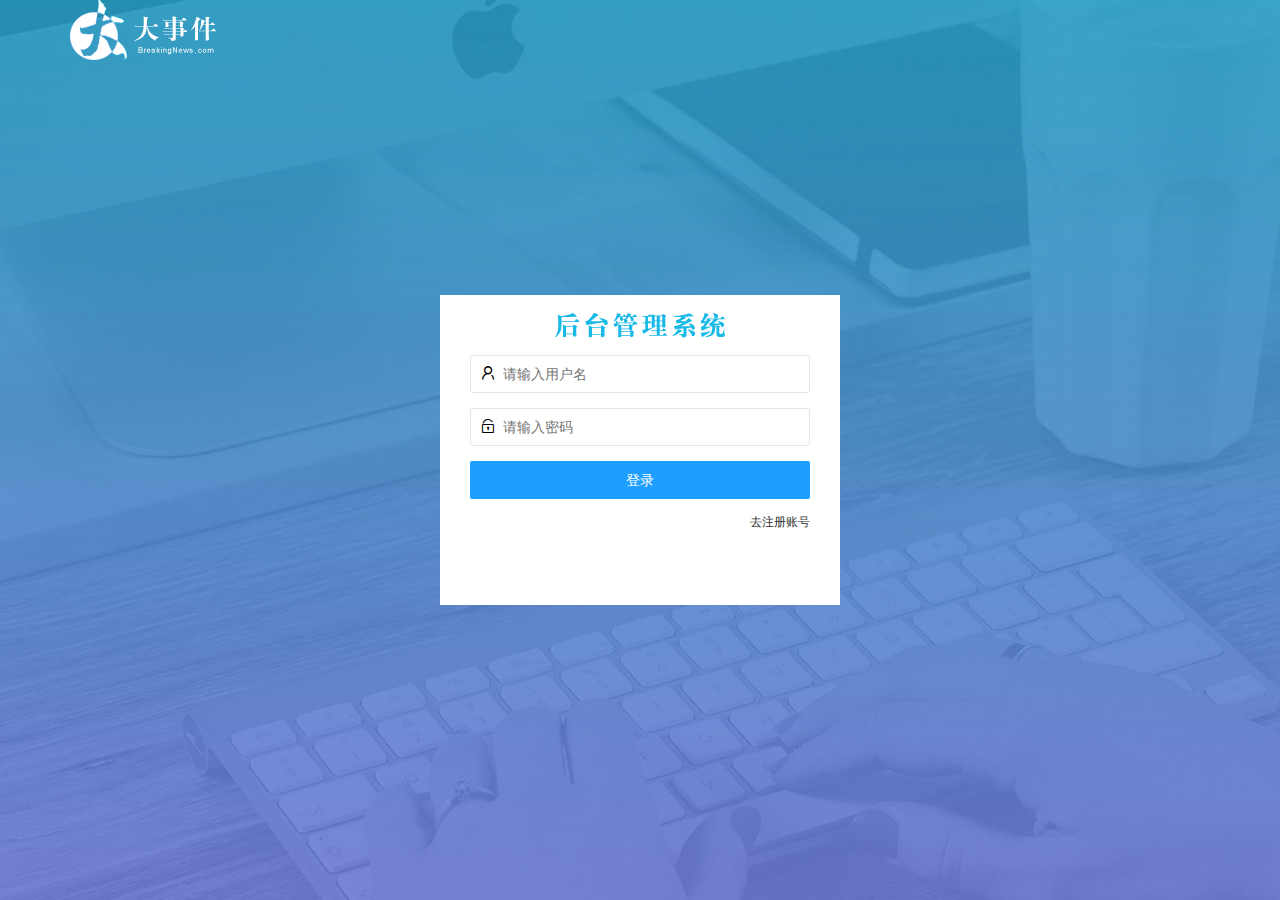
<file: login.html>
<!DOCTYPE html>
<html lang="en">
  <head>
    <meta charset="UTF-8" />
    <meta name="viewport" content="width=device-width, initial-scale=1.0" />
    <title>大事件-登录/注册</title>
    <!-- 导入 LayUI 的样式 -->
    <link rel="stylesheet" href="./assets/lib/layui/css/layui.css" />
    <!-- 导入自己的样式表 -->
    <link rel="stylesheet" href="./assets/css/login.css" />
  </head>
  <body>
    <!-- 头部的 Logo 区域 -->
    <div class="layui-main">
      <img src="./assets/images/logo.png" alt="" />
    </div>

    <!-- 登录注册区域 -->
    <div class="loginAndRegBox">
      <div class="title-box"></div>
      <!-- 登录的div -->
      <div class="login-box">
        <!-- 登录的表单 -->
        <form class="layui-form" id="form_login">
          <!-- 用户名 -->
          <div class="layui-form-item">
            <i class="layui-icon layui-icon-username"></i>
            <input type="text" name="username" required lay-verify="required" placeholder="请输入用户名" autocomplete="off" class="layui-input" />
          </div>
          <!-- 密码 -->
          <div class="layui-form-item">
            <i class="layui-icon layui-icon-password"></i>
            <input type="password" name="password" required lay-verify="required|pswd" placeholder="请输入密码" autocomplete="off" class="layui-input" />
          </div>
          <!-- 登录按钮 -->
          <div class="layui-form-item">
            <!-- 注意：表单提交按钮和普通按钮的区别，就是 lay-submit 属性 -->
            <button class="layui-btn layui-btn-fluid layui-btn-normal" lay-submit>登录</button>
          </div>
          <div class="layui-form-item links">
            <a href="javascript:;" id="link_reg">去注册账号</a>
          </div>  
        </form>
      </div>
      <!-- 注册的div -->
      <div class="reg-box">
        <!-- 注册的表单 -->
        <form class="layui-form" id="form_reg">
          <!-- 用户名 -->
          <div class="layui-form-item">
            <i class="layui-icon layui-icon-username"></i>
            <input type="text" name="username" required lay-verify="required" placeholder="请输入用户名" autocomplete="off" class="layui-input" />
          </div>
          <!-- 密码 -->
          <div class="layui-form-item">
            <i class="layui-icon layui-icon-password"></i>
            <input type="password" name="password" required lay-verify="required|pswd" placeholder="请输入密码" autocomplete="off" class="layui-input" />
          </div>
          <!-- 密码确认框 -->
          <div class="layui-form-item">
            <i class="layui-icon layui-icon-password"></i>
            <input type="password" name="repassword" required lay-verify="required|pswd|repswd" placeholder="再次确认密码" autocomplete="off" class="layui-input" />
          </div>
          <!-- 注册按钮 -->
          <div class="layui-form-item">
            <!-- 注意：表单提交按钮和普通按钮的区别，就是 lay-submit 属性 -->
            <button class="layui-btn layui-btn-fluid layui-btn-normal" lay-submit>注册</button>
          </div>
          <div class="layui-form-item links">
            <a href="javascript:;" id="link_login">去登录</a>
          </div>
        </form>
      </div>
    </div>

    <!-- 导入 Layui 的JS文件 -->
    <script src="./assets/lib/layui/layui.all.js"></script>
    <!-- 导入 JQuery -->
    <script src="./assets/lib/jquery.js"></script>
    <!-- 导入自己封装的 baseAPI.js -->
    <script src="./assets/js/baseAPI.js"></script>
    <!-- 导入自己的 JavaScript 脚本 -->
    <script src="./assets/js/login.js"></script>
  </body>
</html>
</file>
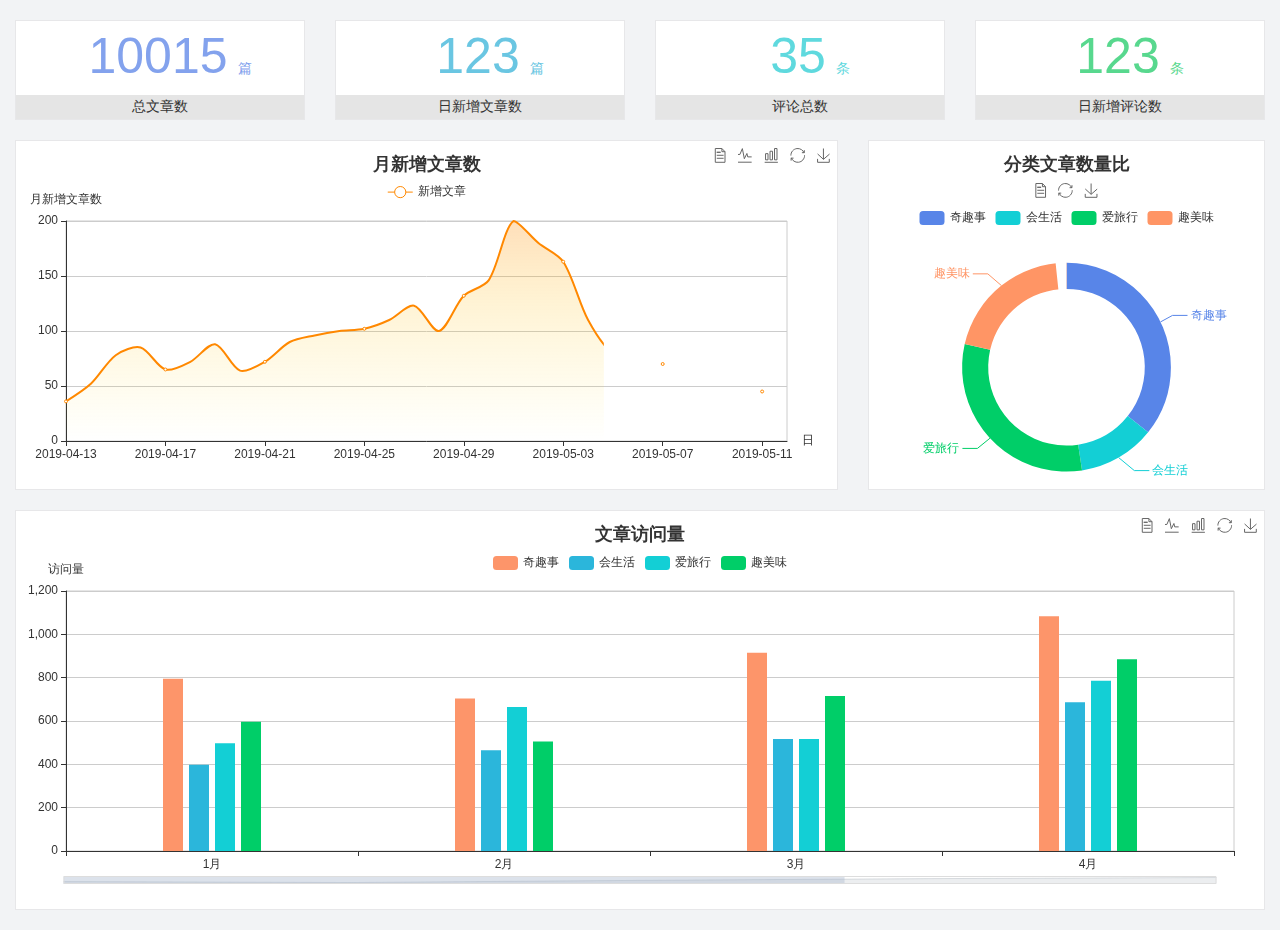
<file: home/dashboard.html>
<!DOCTYPE html>
<html lang="en">

<head>
  <meta charset="UTF-8">
  <meta name="viewport" content="width=device-width, initial-scale=1.0">
  <meta http-equiv="X-UA-Compatible" content="ie=edge">
  <title>图表统计</title>
  <link rel="stylesheet" href="../assets/lib/bootstrap.css" />
  <link rel="stylesheet" href="../assets/lib/main.css" />
  <script src="../assets/lib/jquery.js"></script>
  <script type="text/javascript" src="../assets/lib/echarts.min.js"></script>
</head>

<body>
  <div class="container-fluid">
    <div class="row spannel_list">
      <div class="col-sm-3 col-xs-6">
        <div class="spannel">
          <em>10015</em><span>篇</span>
          <b>总文章数</b>
        </div>
      </div>
      <div class="col-sm-3 col-xs-6">
        <div class="spannel scolor01">
          <em>123</em><span>篇</span>
          <b>日新增文章数</b>
        </div>
      </div>
      <div class="col-sm-3 col-xs-6">
        <div class="spannel scolor02">
          <em>35</em><span>条</span>
          <b>评论总数</b>
        </div>
      </div>
      <div class="col-sm-3 col-xs-6">
        <div class="spannel scolor03">
          <em>123</em><span>条</span>
          <b>日新增评论数</b>
        </div>
      </div>
    </div>
  </div>

  <div class="container-fluid">
    <div class="row curve-pie">
      <div class="col-lg-8 col-md-8">
        <div class="gragh_pannel" id="curve_show"></div>
      </div>
      <div class="col-lg-4 col-md-4">
        <div class="gragh_pannel" id="pie_show"></div>
      </div>
    </div>
  </div>

  <div class="container-fluid">
    <div class="column_pannel" id="column_show"></div>
  </div>

  <script>
    var oChart = echarts.init(document.getElementById('curve_show'));
    var aList_all = [
      { 'count': 36, 'date': '2019-04-13' },
      { 'count': 52, 'date': '2019-04-14' },
      { 'count': 78, 'date': '2019-04-15' },
      { 'count': 85, 'date': '2019-04-16' },
      { 'count': 65, 'date': '2019-04-17' },
      { 'count': 72, 'date': '2019-04-18' },
      { 'count': 88, 'date': '2019-04-19' },
      { 'count': 64, 'date': '2019-04-20' },
      { 'count': 72, 'date': '2019-04-21' },
      { 'count': 90, 'date': '2019-04-22' },
      { 'count': 96, 'date': '2019-04-23' },
      { 'count': 100, 'date': '2019-04-24' },
      { 'count': 102, 'date': '2019-04-25' },
      { 'count': 110, 'date': '2019-04-26' },
      { 'count': 123, 'date': '2019-04-27' },
      { 'count': 100, 'date': '2019-04-28' },
      { 'count': 132, 'date': '2019-04-29' },
      { 'count': 146, 'date': '2019-04-30' },
      { 'count': 200, 'date': '2019-05-01' },
      { 'count': 180, 'date': '2019-05-02' },
      { 'count': 163, 'date': '2019-05-03' },
      { 'count': 110, 'date': '2019-05-04' },
      { 'count': 80, 'date': '2019-05-05' },
      { 'count': 82, 'date': '2019-05-06' },
      { 'count': 70, 'date': '2019-05-07' },
      { 'count': 65, 'date': '2019-05-08' },
      { 'count': 54, 'date': '2019-05-09' },
      { 'count': 40, 'date': '2019-05-10' },
      { 'count': 45, 'date': '2019-05-11' },
      { 'count': 38, 'date': '2019-05-12' },
    ];

    let aCount = [];
    let aDate = [];

    for (var i = 0; i < aList_all.length; i++) {
      aCount.push(aList_all[i].count);
      aDate.push(aList_all[i].date);
    }

    var chartopt = {
      title: {
        text: '月新增文章数',
        left: 'center',
        top: '10'
      },
      tooltip: {
        trigger: 'axis'
      },
      legend: {
        data: ['新增文章'],
        top: '40'
      },
      toolbox: {
        show: true,
        feature: {
          mark: { show: true },
          dataView: { show: true, readOnly: false },
          magicType: { show: true, type: ['line', 'bar'] },
          restore: { show: true },
          saveAsImage: { show: true }
        }
      },
      calculable: true,
      xAxis: [
        {
          name: '日',
          type: 'category',
          boundaryGap: false,
          data: aDate
        }
      ],
      yAxis: [
        {
          name: '月新增文章数',
          type: 'value'
        }
      ],
      series: [
        {
          name: '新增文章',
          type: 'line',
          smooth: true,
          itemStyle: { normal: { areaStyle: { type: 'default' }, color: '#f80' }, lineStyle: { color: '#f80' } },
          data: aCount
        }],
      areaStyle: {
        normal: {
          color: new echarts.graphic.LinearGradient(0, 0, 0, 1, [{
            offset: 0,
            color: 'rgba(255,136,0,0.39)'
          }, {
            offset: .34,
            color: 'rgba(255,180,0,0.25)'
          }, {
            offset: 1,
            color: 'rgba(255,222,0,0.00)'
          }])

        }
      },
      grid: {
        show: true,
        x: 50,
        x2: 50,
        y: 80,
        height: 220
      }
    };

    oChart.setOption(chartopt);


    var oPie = echarts.init(document.getElementById('pie_show'));
    var oPieopt =
    {
      title: {
        top: 10,
        text: '分类文章数量比',
        x: 'center'
      },
      tooltip: {
        trigger: 'item',
        formatter: "{a} <br/>{b} : {c} ({d}%)"
      },
      color: ['#5885e8', '#13cfd5', '#00ce68', '#ff9565'],
      legend: {
        x: 'center',
        top: 65,
        data: ['奇趣事', '会生活', '爱旅行', '趣美味']
      },
      toolbox: {
        show: true,
        x: 'center',
        top: 35,
        feature: {
          mark: { show: true },
          dataView: { show: true, readOnly: false },
          magicType: {
            show: true,
            type: ['pie', 'funnel'],
            option: {
              funnel: {
                x: '25%',
                width: '50%',
                funnelAlign: 'left',
                max: 1548
              }
            }
          },
          restore: { show: true },
          saveAsImage: { show: true }
        }
      },
      calculable: true,
      series: [
        {
          name: '访问来源',
          type: 'pie',
          radius: ['45%', '60%'],
          center: ['50%', '65%'],
          data: [
            { value: 300, name: '奇趣事' },
            { value: 100, name: '会生活' },
            { value: 260, name: '爱旅行' },
            { value: 180, name: '趣美味' }
          ]
        }
      ]
    };
    oPie.setOption(oPieopt);



    var oColumn = this.echarts.init(document.getElementById('column_show'));
    var oColumnopt =
    {
      title: {
        text: '文章访问量',
        left: 'center',
        top: '10'
      },
      tooltip: {
        trigger: 'axis'
      },
      legend: {
        data: ['奇趣事', '会生活', '爱旅行', '趣美味'],
        top: '40'
      },
      toolbox: {
        show: true,
        feature: {
          mark: { show: true },
          dataView: { show: true, readOnly: false },
          magicType: { show: true, type: ['line', 'bar'] },
          restore: { show: true },
          saveAsImage: { show: true }
        }
      },
      calculable: true,
      xAxis: [
        {
          type: 'category',
          data: ['1月', '2月', '3月', '4月', '5月']
        }
      ],
      yAxis: [
        {
          name: '访问量',
          type: 'value'
        }
      ],
      series: [
        {
          name: '奇趣事',
          type: 'bar',
          barWidth: 20,
          itemStyle: {
            normal: { areaStyle: { type: 'default' }, color: '#fd956a' }
          },
          data: [800, 708, 920, 1090, 1200]
        },
        {
          name: '会生活',
          type: 'bar',
          barWidth: 20,
          itemStyle: {
            normal: { areaStyle: { type: 'default' }, color: '#2bb6db' }
          },
          data: [400, 468, 520, 690, 800]
        },
        {
          name: '爱旅行',
          type: 'bar',
          barWidth: 20,
          itemStyle: {
            normal: { areaStyle: { type: 'default' }, color: '#13cfd5' }
          },
          data: [500, 668, 520, 790, 900]
        },
        {
          name: '趣美味',
          type: 'bar',
          barWidth: 20,
          itemStyle: {
            normal: { areaStyle: { type: 'default' }, color: '#00ce68' }
          },
          data: [600, 508, 720, 890, 1000]
        }
      ],
      grid: {
        show: true,
        x: 50,
        x2: 30,
        y: 80,
        height: 260
      },
      dataZoom: [//给x轴设置滚动条
        {
          start: 0,//默认为0
          end: 100 - 1000 / 31,//默认为100
          type: 'slider',
          show: true,
          xAxisIndex: [0],
          handleSize: 0,//滑动条的 左右2个滑动条的大小
          height: 8,//组件高度
          left: 45, //左边的距离
          right: 50,//右边的距离
          bottom: 26,//右边的距离
          handleColor: '#ddd',//h滑动图标的颜色
          handleStyle: {
            borderColor: "#cacaca",
            borderWidth: "1",
            shadowBlur: 2,
            background: "#ddd",
            shadowColor: "#ddd",
          }
        }]
    };
    oColumn.setOption(oColumnopt);
  </script>
</body>

</html>
</file>
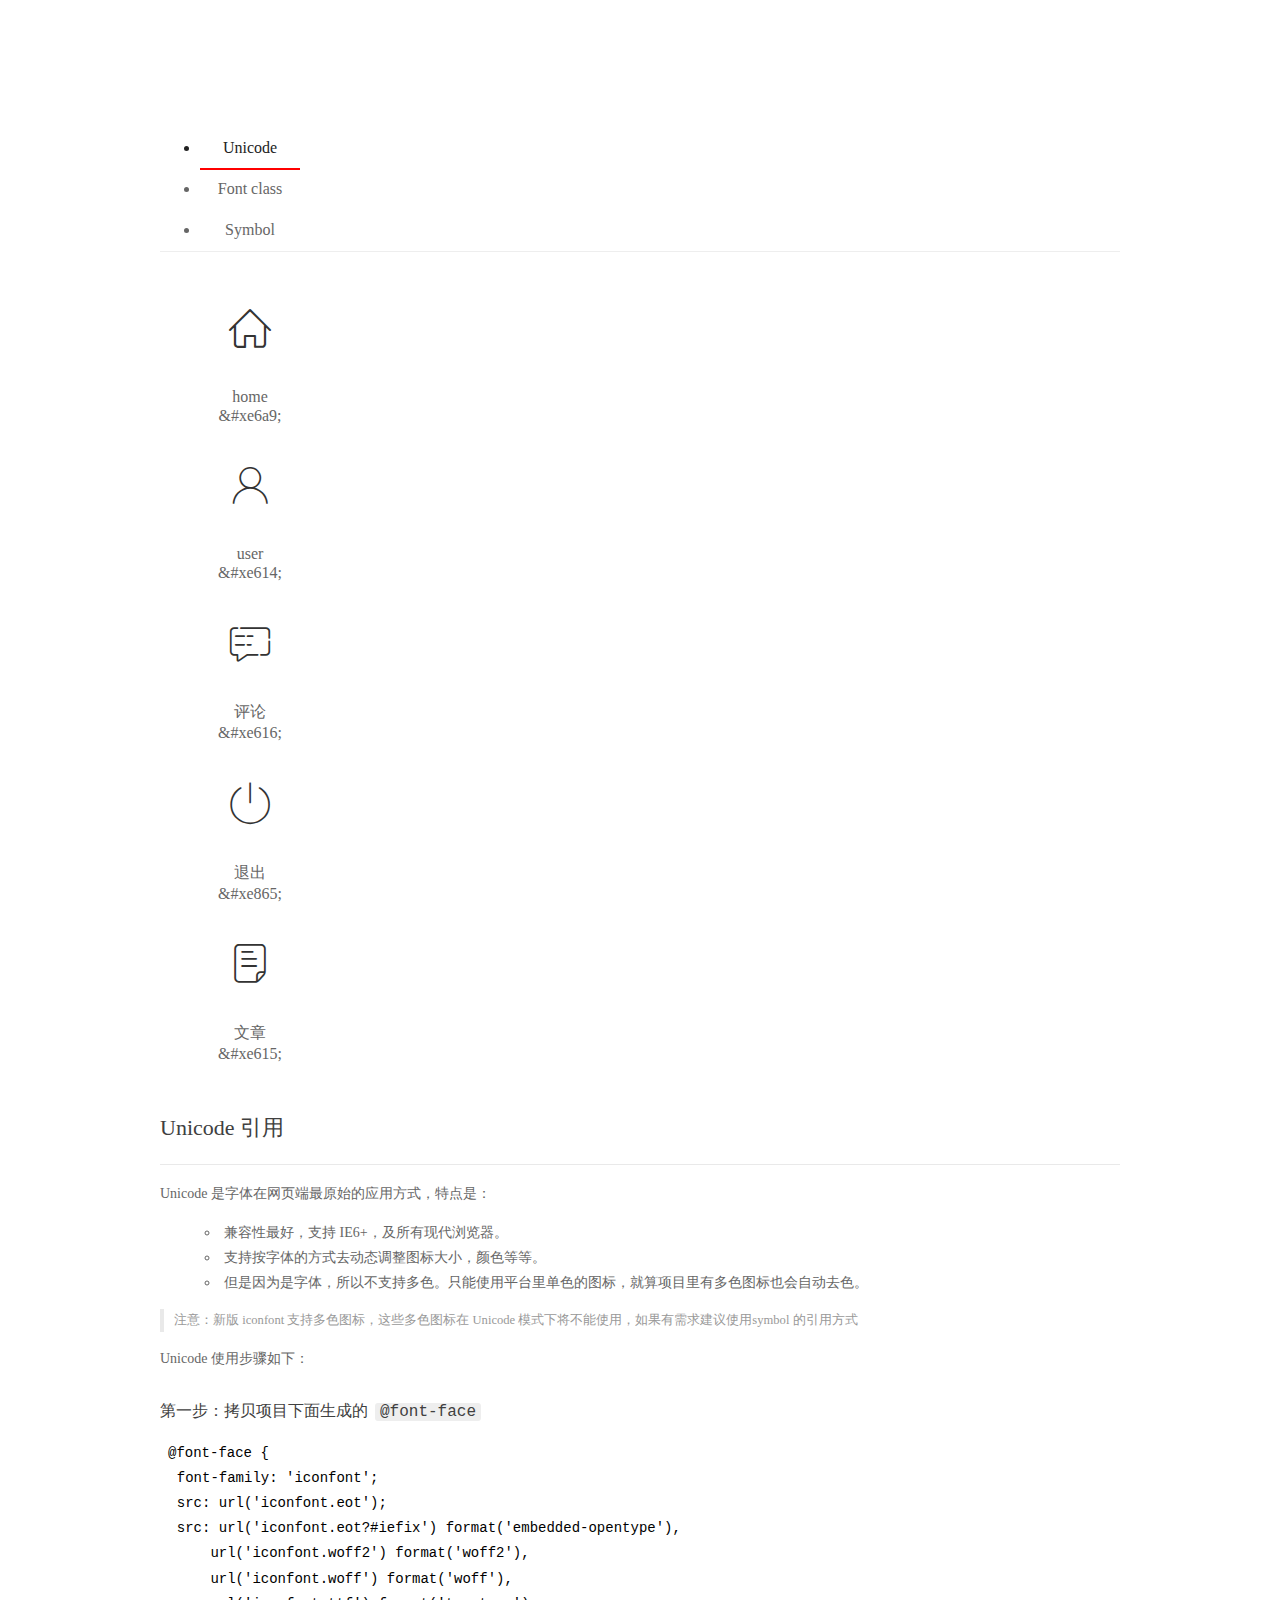
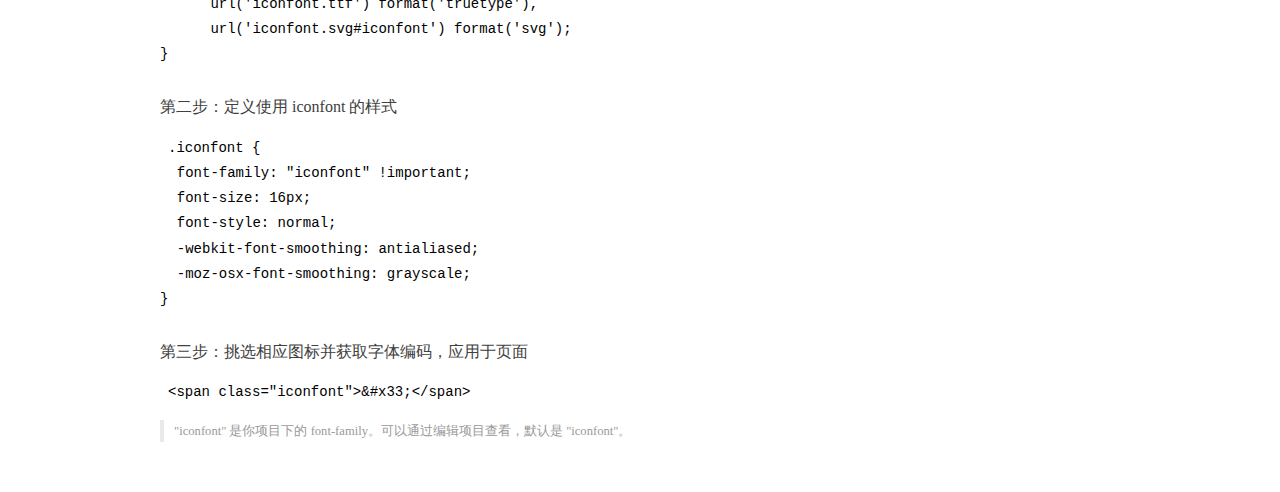
<file: assets/fonts/demo_index.html>
<!DOCTYPE html>
<html>
<head>
  <meta charset="utf-8"/>
  <title>IconFont Demo</title>
  <link rel="shortcut icon" href="https://gtms04.alicdn.com/tps/i4/TB1_oz6GVXXXXaFXpXXJDFnIXXX-64-64.ico" type="image/x-icon"/>
  <link rel="stylesheet" href="https://g.alicdn.com/thx/cube/1.3.2/cube.min.css">
  <link rel="stylesheet" href="demo.css">
  <link rel="stylesheet" href="iconfont.css">
  <script src="iconfont.js"></script>
  <!-- jQuery -->
  <script src="https://a1.alicdn.com/oss/uploads/2018/12/26/7bfddb60-08e8-11e9-9b04-53e73bb6408b.js"></script>
  <!-- 代码高亮 -->
  <script src="https://a1.alicdn.com/oss/uploads/2018/12/26/a3f714d0-08e6-11e9-8a15-ebf944d7534c.js"></script>
</head>
<body>
  <div class="main">
    <h1 class="logo"><a href="https://www.iconfont.cn/" title="iconfont 首页" target="_blank">&#xe86b;</a></h1>
    <div class="nav-tabs">
      <ul id="tabs" class="dib-box">
        <li class="dib active"><span>Unicode</span></li>
        <li class="dib"><span>Font class</span></li>
        <li class="dib"><span>Symbol</span></li>
      </ul>
      
    </div>
    <div class="tab-container">
      <div class="content unicode" style="display: block;">
          <ul class="icon_lists dib-box">
          
            <li class="dib">
              <span class="icon iconfont">&#xe6a9;</span>
                <div class="name">home</div>
                <div class="code-name">&amp;#xe6a9;</div>
              </li>
          
            <li class="dib">
              <span class="icon iconfont">&#xe614;</span>
                <div class="name">user</div>
                <div class="code-name">&amp;#xe614;</div>
              </li>
          
            <li class="dib">
              <span class="icon iconfont">&#xe616;</span>
                <div class="name">评论</div>
                <div class="code-name">&amp;#xe616;</div>
              </li>
          
            <li class="dib">
              <span class="icon iconfont">&#xe865;</span>
                <div class="name">退出</div>
                <div class="code-name">&amp;#xe865;</div>
              </li>
          
            <li class="dib">
              <span class="icon iconfont">&#xe615;</span>
                <div class="name">文章</div>
                <div class="code-name">&amp;#xe615;</div>
              </li>
          
          </ul>
          <div class="article markdown">
          <h2 id="unicode-">Unicode 引用</h2>
          <hr>

          <p>Unicode 是字体在网页端最原始的应用方式，特点是：</p>
          <ul>
            <li>兼容性最好，支持 IE6+，及所有现代浏览器。</li>
            <li>支持按字体的方式去动态调整图标大小，颜色等等。</li>
            <li>但是因为是字体，所以不支持多色。只能使用平台里单色的图标，就算项目里有多色图标也会自动去色。</li>
          </ul>
          <blockquote>
            <p>注意：新版 iconfont 支持多色图标，这些多色图标在 Unicode 模式下将不能使用，如果有需求建议使用symbol 的引用方式</p>
          </blockquote>
          <p>Unicode 使用步骤如下：</p>
          <h3 id="-font-face">第一步：拷贝项目下面生成的 <code>@font-face</code></h3>
<pre><code class="language-css"
>@font-face {
  font-family: 'iconfont';
  src: url('iconfont.eot');
  src: url('iconfont.eot?#iefix') format('embedded-opentype'),
      url('iconfont.woff2') format('woff2'),
      url('iconfont.woff') format('woff'),
      url('iconfont.ttf') format('truetype'),
      url('iconfont.svg#iconfont') format('svg');
}
</code></pre>
          <h3 id="-iconfont-">第二步：定义使用 iconfont 的样式</h3>
<pre><code class="language-css"
>.iconfont {
  font-family: "iconfont" !important;
  font-size: 16px;
  font-style: normal;
  -webkit-font-smoothing: antialiased;
  -moz-osx-font-smoothing: grayscale;
}
</code></pre>
          <h3 id="-">第三步：挑选相应图标并获取字体编码，应用于页面</h3>
<pre>
<code class="language-html"
>&lt;span class="iconfont"&gt;&amp;#x33;&lt;/span&gt;
</code></pre>
          <blockquote>
            <p>"iconfont" 是你项目下的 font-family。可以通过编辑项目查看，默认是 "iconfont"。</p>
          </blockquote>
          </div>
      </div>
      <div class="content font-class">
        <ul class="icon_lists dib-box">
          
          <li class="dib">
            <span class="icon iconfont icon-home"></span>
            <div class="name">
              home
            </div>
            <div class="code-name">.icon-home
            </div>
          </li>
          
          <li class="dib">
            <span class="icon iconfont icon-user"></span>
            <div class="name">
              user
            </div>
            <div class="code-name">.icon-user
            </div>
          </li>
          
          <li class="dib">
            <span class="icon iconfont icon-pinglun"></span>
            <div class="name">
              评论
            </div>
            <div class="code-name">.icon-pinglun
            </div>
          </li>
          
          <li class="dib">
            <span class="icon iconfont icon-tuichu"></span>
            <div class="name">
              退出
            </div>
            <div class="code-name">.icon-tuichu
            </div>
          </li>
          
          <li class="dib">
            <span class="icon iconfont icon-16"></span>
            <div class="name">
              文章
            </div>
            <div class="code-name">.icon-16
            </div>
          </li>
          
        </ul>
        <div class="article markdown">
        <h2 id="font-class-">font-class 引用</h2>
        <hr>

        <p>font-class 是 Unicode 使用方式的一种变种，主要是解决 Unicode 书写不直观，语意不明确的问题。</p>
        <p>与 Unicode 使用方式相比，具有如下特点：</p>
        <ul>
          <li>兼容性良好，支持 IE8+，及所有现代浏览器。</li>
          <li>相比于 Unicode 语意明确，书写更直观。可以很容易分辨这个 icon 是什么。</li>
          <li>因为使用 class 来定义图标，所以当要替换图标时，只需要修改 class 里面的 Unicode 引用。</li>
          <li>不过因为本质上还是使用的字体，所以多色图标还是不支持的。</li>
        </ul>
        <p>使用步骤如下：</p>
        <h3 id="-fontclass-">第一步：引入项目下面生成的 fontclass 代码：</h3>
<pre><code class="language-html">&lt;link rel="stylesheet" href="./iconfont.css"&gt;
</code></pre>
        <h3 id="-">第二步：挑选相应图标并获取类名，应用于页面：</h3>
<pre><code class="language-html">&lt;span class="iconfont icon-xxx"&gt;&lt;/span&gt;
</code></pre>
        <blockquote>
          <p>"
            iconfont" 是你项目下的 font-family。可以通过编辑项目查看，默认是 "iconfont"。</p>
        </blockquote>
      </div>
      </div>
      <div class="content symbol">
          <ul class="icon_lists dib-box">
          
            <li class="dib">
                <svg class="icon svg-icon" aria-hidden="true">
                  <use xlink:href="#icon-home"></use>
                </svg>
                <div class="name">home</div>
                <div class="code-name">#icon-home</div>
            </li>
          
            <li class="dib">
                <svg class="icon svg-icon" aria-hidden="true">
                  <use xlink:href="#icon-user"></use>
                </svg>
                <div class="name">user</div>
                <div class="code-name">#icon-user</div>
            </li>
          
            <li class="dib">
                <svg class="icon svg-icon" aria-hidden="true">
                  <use xlink:href="#icon-pinglun"></use>
                </svg>
                <div class="name">评论</div>
                <div class="code-name">#icon-pinglun</div>
            </li>
          
            <li class="dib">
                <svg class="icon svg-icon" aria-hidden="true">
                  <use xlink:href="#icon-tuichu"></use>
                </svg>
                <div class="name">退出</div>
                <div class="code-name">#icon-tuichu</div>
            </li>
          
            <li class="dib">
                <svg class="icon svg-icon" aria-hidden="true">
                  <use xlink:href="#icon-16"></use>
                </svg>
                <div class="name">文章</div>
                <div class="code-name">#icon-16</div>
            </li>
          
          </ul>
          <div class="article markdown">
          <h2 id="symbol-">Symbol 引用</h2>
          <hr>

          <p>这是一种全新的使用方式，应该说这才是未来的主流，也是平台目前推荐的用法。相关介绍可以参考这篇<a href="">文章</a>
            这种用法其实是做了一个 SVG 的集合，与另外两种相比具有如下特点：</p>
          <ul>
            <li>支持多色图标了，不再受单色限制。</li>
            <li>通过一些技巧，支持像字体那样，通过 <code>font-size</code>, <code>color</code> 来调整样式。</li>
            <li>兼容性较差，支持 IE9+，及现代浏览器。</li>
            <li>浏览器渲染 SVG 的性能一般，还不如 png。</li>
          </ul>
          <p>使用步骤如下：</p>
          <h3 id="-symbol-">第一步：引入项目下面生成的 symbol 代码：</h3>
<pre><code class="language-html">&lt;script src="./iconfont.js"&gt;&lt;/script&gt;
</code></pre>
          <h3 id="-css-">第二步：加入通用 CSS 代码（引入一次就行）：</h3>
<pre><code class="language-html">&lt;style&gt;
.icon {
  width: 1em;
  height: 1em;
  vertical-align: -0.15em;
  fill: currentColor;
  overflow: hidden;
}
&lt;/style&gt;
</code></pre>
          <h3 id="-">第三步：挑选相应图标并获取类名，应用于页面：</h3>
<pre><code class="language-html">&lt;svg class="icon" aria-hidden="true"&gt;
  &lt;use xlink:href="#icon-xxx"&gt;&lt;/use&gt;
&lt;/svg&gt;
</code></pre>
          </div>
      </div>

    </div>
  </div>
  <script>
  $(document).ready(function () {
      $('.tab-container .content:first').show()

      $('#tabs li').click(function (e) {
        var tabContent = $('.tab-container .content')
        var index = $(this).index()

        if ($(this).hasClass('active')) {
          return
        } else {
          $('#tabs li').removeClass('active')
          $(this).addClass('active')

          tabContent.hide().eq(index).fadeIn()
        }
      })
    })
  </script>
</body>
</html>
</file>
<file: assets/lib/layui/css/layui.css>
/** layui-v2.5.5 MIT License By https://www.layui.com */
 .layui-inline,img{display:inline-block;vertical-align:middle}h1,h2,h3,h4,h5,h6{font-weight:400}.layui-edge,.layui-header,.layui-inline,.layui-main{position:relative}.layui-body,.layui-edge,.layui-elip{overflow:hidden}.layui-btn,.layui-edge,.layui-inline,img{vertical-align:middle}.layui-btn,.layui-disabled,.layui-icon,.layui-unselect{-moz-user-select:none;-webkit-user-select:none;-ms-user-select:none}.layui-elip,.layui-form-checkbox span,.layui-form-pane .layui-form-label{text-overflow:ellipsis;white-space:nowrap}.layui-breadcrumb,.layui-tree-btnGroup{visibility:hidden}blockquote,body,button,dd,div,dl,dt,form,h1,h2,h3,h4,h5,h6,input,li,ol,p,pre,td,textarea,th,ul{margin:0;padding:0;-webkit-tap-highlight-color:rgba(0,0,0,0)}a:active,a:hover{outline:0}img{border:none}li{list-style:none}table{border-collapse:collapse;border-spacing:0}h4,h5,h6{font-size:100%}button,input,optgroup,option,select,textarea{font-family:inherit;font-size:inherit;font-style:inherit;font-weight:inherit;outline:0}pre{white-space:pre-wrap;white-space:-moz-pre-wrap;white-space:-pre-wrap;white-space:-o-pre-wrap;word-wrap:break-word}body{line-height:24px;font:14px Helvetica Neue,Helvetica,PingFang SC,Tahoma,Arial,sans-serif}hr{height:1px;margin:10px 0;border:0;clear:both}a{color:#333;text-decoration:none}a:hover{color:#777}a cite{font-style:normal;*cursor:pointer}.layui-border-box,.layui-border-box *{box-sizing:border-box}.layui-box,.layui-box *{box-sizing:content-box}.layui-clear{clear:both;*zoom:1}.layui-clear:after{content:'\20';clear:both;*zoom:1;display:block;height:0}.layui-inline{*display:inline;*zoom:1}.layui-edge{display:inline-block;width:0;height:0;border-width:6px;border-style:dashed;border-color:transparent}.layui-edge-top{top:-4px;border-bottom-color:#999;border-bottom-style:solid}.layui-edge-right{border-left-color:#999;border-left-style:solid}.layui-edge-bottom{top:2px;border-top-color:#999;border-top-style:solid}.layui-edge-left{border-right-color:#999;border-right-style:solid}.layui-disabled,.layui-disabled:hover{color:#d2d2d2!important;cursor:not-allowed!important}.layui-circle{border-radius:100%}.layui-show{display:block!important}.layui-hide{display:none!important}@font-face{font-family:layui-icon;src:url(../font/iconfont.eot?v=250);src:url(../font/iconfont.eot?v=250#iefix) format('embedded-opentype'),url(../font/iconfont.woff2?v=250) format('woff2'),url(../font/iconfont.woff?v=250) format('woff'),url(../font/iconfont.ttf?v=250) format('truetype'),url(../font/iconfont.svg?v=250#layui-icon) format('svg')}.layui-icon{font-family:layui-icon!important;font-size:16px;font-style:normal;-webkit-font-smoothing:antialiased;-moz-osx-font-smoothing:grayscale}.layui-icon-reply-fill:before{content:"\e611"}.layui-icon-set-fill:before{content:"\e614"}.layui-icon-menu-fill:before{content:"\e60f"}.layui-icon-search:before{content:"\e615"}.layui-icon-share:before{content:"\e641"}.layui-icon-set-sm:before{content:"\e620"}.layui-icon-engine:before{content:"\e628"}.layui-icon-close:before{content:"\1006"}.layui-icon-close-fill:before{content:"\1007"}.layui-icon-chart-screen:before{content:"\e629"}.layui-icon-star:before{content:"\e600"}.layui-icon-circle-dot:before{content:"\e617"}.layui-icon-chat:before{content:"\e606"}.layui-icon-release:before{content:"\e609"}.layui-icon-list:before{content:"\e60a"}.layui-icon-chart:before{content:"\e62c"}.layui-icon-ok-circle:before{content:"\1005"}.layui-icon-layim-theme:before{content:"\e61b"}.layui-icon-table:before{content:"\e62d"}.layui-icon-right:before{content:"\e602"}.layui-icon-left:before{content:"\e603"}.layui-icon-cart-simple:before{content:"\e698"}.layui-icon-face-cry:before{content:"\e69c"}.layui-icon-face-smile:before{content:"\e6af"}.layui-icon-survey:before{content:"\e6b2"}.layui-icon-tree:before{content:"\e62e"}.layui-icon-upload-circle:before{content:"\e62f"}.layui-icon-add-circle:before{content:"\e61f"}.layui-icon-download-circle:before{content:"\e601"}.layui-icon-templeate-1:before{content:"\e630"}.layui-icon-util:before{content:"\e631"}.layui-icon-face-surprised:before{content:"\e664"}.layui-icon-edit:before{content:"\e642"}.layui-icon-speaker:before{content:"\e645"}.layui-icon-down:before{content:"\e61a"}.layui-icon-file:before{content:"\e621"}.layui-icon-layouts:before{content:"\e632"}.layui-icon-rate-half:before{content:"\e6c9"}.layui-icon-add-circle-fine:before{content:"\e608"}.layui-icon-prev-circle:before{content:"\e633"}.layui-icon-read:before{content:"\e705"}.layui-icon-404:before{content:"\e61c"}.layui-icon-carousel:before{content:"\e634"}.layui-icon-help:before{content:"\e607"}.layui-icon-code-circle:before{content:"\e635"}.layui-icon-water:before{content:"\e636"}.layui-icon-username:before{content:"\e66f"}.layui-icon-find-fill:before{content:"\e670"}.layui-icon-about:before{content:"\e60b"}.layui-icon-location:before{content:"\e715"}.layui-icon-up:before{content:"\e619"}.layui-icon-pause:before{content:"\e651"}.layui-icon-date:before{content:"\e637"}.layui-icon-layim-uploadfile:before{content:"\e61d"}.layui-icon-delete:before{content:"\e640"}.layui-icon-play:before{content:"\e652"}.layui-icon-top:before{content:"\e604"}.layui-icon-friends:before{content:"\e612"}.layui-icon-refresh-3:before{content:"\e9aa"}.layui-icon-ok:before{content:"\e605"}.layui-icon-layer:before{content:"\e638"}.layui-icon-face-smile-fine:before{content:"\e60c"}.layui-icon-dollar:before{content:"\e659"}.layui-icon-group:before{content:"\e613"}.layui-icon-layim-download:before{content:"\e61e"}.layui-icon-picture-fine:before{content:"\e60d"}.layui-icon-link:before{content:"\e64c"}.layui-icon-diamond:before{content:"\e735"}.layui-icon-log:before{content:"\e60e"}.layui-icon-rate-solid:before{content:"\e67a"}.layui-icon-fonts-del:before{content:"\e64f"}.layui-icon-unlink:before{content:"\e64d"}.layui-icon-fonts-clear:before{content:"\e639"}.layui-icon-triangle-r:before{content:"\e623"}.layui-icon-circle:before{content:"\e63f"}.layui-icon-radio:before{content:"\e643"}.layui-icon-align-center:before{content:"\e647"}.layui-icon-align-right:before{content:"\e648"}.layui-icon-align-left:before{content:"\e649"}.layui-icon-loading-1:before{content:"\e63e"}.layui-icon-return:before{content:"\e65c"}.layui-icon-fonts-strong:before{content:"\e62b"}.layui-icon-upload:before{content:"\e67c"}.layui-icon-dialogue:before{content:"\e63a"}.layui-icon-video:before{content:"\e6ed"}.layui-icon-headset:before{content:"\e6fc"}.layui-icon-cellphone-fine:before{content:"\e63b"}.layui-icon-add-1:before{content:"\e654"}.layui-icon-face-smile-b:before{content:"\e650"}.layui-icon-fonts-html:before{content:"\e64b"}.layui-icon-form:before{content:"\e63c"}.layui-icon-cart:before{content:"\e657"}.layui-icon-camera-fill:before{content:"\e65d"}.layui-icon-tabs:before{content:"\e62a"}.layui-icon-fonts-code:before{content:"\e64e"}.layui-icon-fire:before{content:"\e756"}.layui-icon-set:before{content:"\e716"}.layui-icon-fonts-u:before{content:"\e646"}.layui-icon-triangle-d:before{content:"\e625"}.layui-icon-tips:before{content:"\e702"}.layui-icon-picture:before{content:"\e64a"}.layui-icon-more-vertical:before{content:"\e671"}.layui-icon-flag:before{content:"\e66c"}.layui-icon-loading:before{content:"\e63d"}.layui-icon-fonts-i:before{content:"\e644"}.layui-icon-refresh-1:before{content:"\e666"}.layui-icon-rmb:before{content:"\e65e"}.layui-icon-home:before{content:"\e68e"}.layui-icon-user:before{content:"\e770"}.layui-icon-notice:before{content:"\e667"}.layui-icon-login-weibo:before{content:"\e675"}.layui-icon-voice:before{content:"\e688"}.layui-icon-upload-drag:before{content:"\e681"}.layui-icon-login-qq:before{content:"\e676"}.layui-icon-snowflake:before{content:"\e6b1"}.layui-icon-file-b:before{content:"\e655"}.layui-icon-template:before{content:"\e663"}.layui-icon-auz:before{content:"\e672"}.layui-icon-console:before{content:"\e665"}.layui-icon-app:before{content:"\e653"}.layui-icon-prev:before{content:"\e65a"}.layui-icon-website:before{content:"\e7ae"}.layui-icon-next:before{content:"\e65b"}.layui-icon-component:before{content:"\e857"}.layui-icon-more:before{content:"\e65f"}.layui-icon-login-wechat:before{content:"\e677"}.layui-icon-shrink-right:before{content:"\e668"}.layui-icon-spread-left:before{content:"\e66b"}.layui-icon-camera:before{content:"\e660"}.layui-icon-note:before{content:"\e66e"}.layui-icon-refresh:before{content:"\e669"}.layui-icon-female:before{content:"\e661"}.layui-icon-male:before{content:"\e662"}.layui-icon-password:before{content:"\e673"}.layui-icon-senior:before{content:"\e674"}.layui-icon-theme:before{content:"\e66a"}.layui-icon-tread:before{content:"\e6c5"}.layui-icon-praise:before{content:"\e6c6"}.layui-icon-star-fill:before{content:"\e658"}.layui-icon-rate:before{content:"\e67b"}.layui-icon-template-1:before{content:"\e656"}.layui-icon-vercode:before{content:"\e679"}.layui-icon-cellphone:before{content:"\e678"}.layui-icon-screen-full:before{content:"\e622"}.layui-icon-screen-restore:before{content:"\e758"}.layui-icon-cols:before{content:"\e610"}.layui-icon-export:before{content:"\e67d"}.layui-icon-print:before{content:"\e66d"}.layui-icon-slider:before{content:"\e714"}.layui-icon-addition:before{content:"\e624"}.layui-icon-subtraction:before{content:"\e67e"}.layui-icon-service:before{content:"\e626"}.layui-icon-transfer:before{content:"\e691"}.layui-main{width:1140px;margin:0 auto}.layui-header{z-index:1000;height:60px}.layui-header a:hover{transition:all .5s;-webkit-transition:all .5s}.layui-side{position:fixed;left:0;top:0;bottom:0;z-index:999;width:200px;overflow-x:hidden}.layui-side-scroll{position:relative;width:220px;height:100%;overflow-x:hidden}.layui-body{position:absolute;left:200px;right:0;top:0;bottom:0;z-index:998;width:auto;overflow-y:auto;box-sizing:border-box}.layui-layout-body{overflow:hidden}.layui-layout-admin .layui-header{background-color:#23262E}.layui-layout-admin .layui-side{top:60px;width:200px;overflow-x:hidden}.layui-layout-admin .layui-body{position:fixed;top:60px;bottom:44px}.layui-layout-admin .layui-main{width:auto;margin:0 15px}.layui-layout-admin .layui-footer{position:fixed;left:200px;right:0;bottom:0;height:44px;line-height:44px;padding:0 15px;background-color:#eee}.layui-layout-admin .layui-logo{position:absolute;left:0;top:0;width:200px;height:100%;line-height:60px;text-align:center;color:#009688;font-size:16px}.layui-layout-admin .layui-header .layui-nav{background:0 0}.layui-layout-left{position:absolute!important;left:200px;top:0}.layui-layout-right{position:absolute!important;right:0;top:0}.layui-container{position:relative;margin:0 auto;padding:0 15px;box-sizing:border-box}.layui-fluid{position:relative;margin:0 auto;padding:0 15px}.layui-row:after,.layui-row:before{content:'';display:block;clear:both}.layui-col-lg1,.layui-col-lg10,.layui-col-lg11,.layui-col-lg12,.layui-col-lg2,.layui-col-lg3,.layui-col-lg4,.layui-col-lg5,.layui-col-lg6,.layui-col-lg7,.layui-col-lg8,.layui-col-lg9,.layui-col-md1,.layui-col-md10,.layui-col-md11,.layui-col-md12,.layui-col-md2,.layui-col-md3,.layui-col-md4,.layui-col-md5,.layui-col-md6,.layui-col-md7,.layui-col-md8,.layui-col-md9,.layui-col-sm1,.layui-col-sm10,.layui-col-sm11,.layui-col-sm12,.layui-col-sm2,.layui-col-sm3,.layui-col-sm4,.layui-col-sm5,.layui-col-sm6,.layui-col-sm7,.layui-col-sm8,.layui-col-sm9,.layui-col-xs1,.layui-col-xs10,.layui-col-xs11,.layui-col-xs12,.layui-col-xs2,.layui-col-xs3,.layui-col-xs4,.layui-col-xs5,.layui-col-xs6,.layui-col-xs7,.layui-col-xs8,.layui-col-xs9{position:relative;display:block;box-sizing:border-box}.layui-col-xs1,.layui-col-xs10,.layui-col-xs11,.layui-col-xs12,.layui-col-xs2,.layui-col-xs3,.layui-col-xs4,.layui-col-xs5,.layui-col-xs6,.layui-col-xs7,.layui-col-xs8,.layui-col-xs9{float:left}.layui-col-xs1{width:8.33333333%}.layui-col-xs2{width:16.66666667%}.layui-col-xs3{width:25%}.layui-col-xs4{width:33.33333333%}.layui-col-xs5{width:41.66666667%}.layui-col-xs6{width:50%}.layui-col-xs7{width:58.33333333%}.layui-col-xs8{width:66.66666667%}.layui-col-xs9{width:75%}.layui-col-xs10{width:83.33333333%}.layui-col-xs11{width:91.66666667%}.layui-col-xs12{width:100%}.layui-col-xs-offset1{margin-left:8.33333333%}.layui-col-xs-offset2{margin-left:16.66666667%}.layui-col-xs-offset3{margin-left:25%}.layui-col-xs-offset4{margin-left:33.33333333%}.layui-col-xs-offset5{margin-left:41.66666667%}.layui-col-xs-offset6{margin-left:50%}.layui-col-xs-offset7{margin-left:58.33333333%}.layui-col-xs-offset8{margin-left:66.66666667%}.layui-col-xs-offset9{margin-left:75%}.layui-col-xs-offset10{margin-left:83.33333333%}.layui-col-xs-offset11{margin-left:91.66666667%}.layui-col-xs-offset12{margin-left:100%}@media screen and (max-width:768px){.layui-hide-xs{display:none!important}.layui-show-xs-block{display:block!important}.layui-show-xs-inline{display:inline!important}.layui-show-xs-inline-block{display:inline-block!important}}@media screen and (min-width:768px){.layui-container{width:750px}.layui-hide-sm{display:none!important}.layui-show-sm-block{display:block!important}.layui-show-sm-inline{display:inline!important}.layui-show-sm-inline-block{display:inline-block!important}.layui-col-sm1,.layui-col-sm10,.layui-col-sm11,.layui-col-sm12,.layui-col-sm2,.layui-col-sm3,.layui-col-sm4,.layui-col-sm5,.layui-col-sm6,.layui-col-sm7,.layui-col-sm8,.layui-col-sm9{float:left}.layui-col-sm1{width:8.33333333%}.layui-col-sm2{width:16.66666667%}.layui-col-sm3{width:25%}.layui-col-sm4{width:33.33333333%}.layui-col-sm5{width:41.66666667%}.layui-col-sm6{width:50%}.layui-col-sm7{width:58.33333333%}.layui-col-sm8{width:66.66666667%}.layui-col-sm9{width:75%}.layui-col-sm10{width:83.33333333%}.layui-col-sm11{width:91.66666667%}.layui-col-sm12{width:100%}.layui-col-sm-offset1{margin-left:8.33333333%}.layui-col-sm-offset2{margin-left:16.66666667%}.layui-col-sm-offset3{margin-left:25%}.layui-col-sm-offset4{margin-left:33.33333333%}.layui-col-sm-offset5{margin-left:41.66666667%}.layui-col-sm-offset6{margin-left:50%}.layui-col-sm-offset7{margin-left:58.33333333%}.layui-col-sm-offset8{margin-left:66.66666667%}.layui-col-sm-offset9{margin-left:75%}.layui-col-sm-offset10{margin-left:83.33333333%}.layui-col-sm-offset11{margin-left:91.66666667%}.layui-col-sm-offset12{margin-left:100%}}@media screen and (min-width:992px){.layui-container{width:970px}.layui-hide-md{display:none!important}.layui-show-md-block{display:block!important}.layui-show-md-inline{display:inline!important}.layui-show-md-inline-block{display:inline-block!important}.layui-col-md1,.layui-col-md10,.layui-col-md11,.layui-col-md12,.layui-col-md2,.layui-col-md3,.layui-col-md4,.layui-col-md5,.layui-col-md6,.layui-col-md7,.layui-col-md8,.layui-col-md9{float:left}.layui-col-md1{width:8.33333333%}.layui-col-md2{width:16.66666667%}.layui-col-md3{width:25%}.layui-col-md4{width:33.33333333%}.layui-col-md5{width:41.66666667%}.layui-col-md6{width:50%}.layui-col-md7{width:58.33333333%}.layui-col-md8{width:66.66666667%}.layui-col-md9{width:75%}.layui-col-md10{width:83.33333333%}.layui-col-md11{width:91.66666667%}.layui-col-md12{width:100%}.layui-col-md-offset1{margin-left:8.33333333%}.layui-col-md-offset2{margin-left:16.66666667%}.layui-col-md-offset3{margin-left:25%}.layui-col-md-offset4{margin-left:33.33333333%}.layui-col-md-offset5{margin-left:41.66666667%}.layui-col-md-offset6{margin-left:50%}.layui-col-md-offset7{margin-left:58.33333333%}.layui-col-md-offset8{margin-left:66.66666667%}.layui-col-md-offset9{margin-left:75%}.layui-col-md-offset10{margin-left:83.33333333%}.layui-col-md-offset11{margin-left:91.66666667%}.layui-col-md-offset12{margin-left:100%}}@media screen and (min-width:1200px){.layui-container{width:1170px}.layui-hide-lg{display:none!important}.layui-show-lg-block{display:block!important}.layui-show-lg-inline{display:inline!important}.layui-show-lg-inline-block{display:inline-block!important}.layui-col-lg1,.layui-col-lg10,.layui-col-lg11,.layui-col-lg12,.layui-col-lg2,.layui-col-lg3,.layui-col-lg4,.layui-col-lg5,.layui-col-lg6,.layui-col-lg7,.layui-col-lg8,.layui-col-lg9{float:left}.layui-col-lg1{width:8.33333333%}.layui-col-lg2{width:16.66666667%}.layui-col-lg3{width:25%}.layui-col-lg4{width:33.33333333%}.layui-col-lg5{width:41.66666667%}.layui-col-lg6{width:50%}.layui-col-lg7{width:58.33333333%}.layui-col-lg8{width:66.66666667%}.layui-col-lg9{width:75%}.layui-col-lg10{width:83.33333333%}.layui-col-lg11{width:91.66666667%}.layui-col-lg12{width:100%}.layui-col-lg-offset1{margin-left:8.33333333%}.layui-col-lg-offset2{margin-left:16.66666667%}.layui-col-lg-offset3{margin-left:25%}.layui-col-lg-offset4{margin-left:33.33333333%}.layui-col-lg-offset5{margin-left:41.66666667%}.layui-col-lg-offset6{margin-left:50%}.layui-col-lg-offset7{margin-left:58.33333333%}.layui-col-lg-offset8{margin-left:66.66666667%}.layui-col-lg-offset9{margin-left:75%}.layui-col-lg-offset10{margin-left:83.33333333%}.layui-col-lg-offset11{margin-left:91.66666667%}.layui-col-lg-offset12{margin-left:100%}}.layui-col-space1{margin:-.5px}.layui-col-space1>*{padding:.5px}.layui-col-space3{margin:-1.5px}.layui-col-space3>*{padding:1.5px}.layui-col-space5{margin:-2.5px}.layui-col-space5>*{padding:2.5px}.layui-col-space8{margin:-3.5px}.layui-col-space8>*{padding:3.5px}.layui-col-space10{margin:-5px}.layui-col-space10>*{padding:5px}.layui-col-space12{margin:-6px}.layui-col-space12>*{padding:6px}.layui-col-space15{margin:-7.5px}.layui-col-space15>*{padding:7.5px}.layui-col-space18{margin:-9px}.layui-col-space18>*{padding:9px}.layui-col-space20{margin:-10px}.layui-col-space20>*{padding:10px}.layui-col-space22{margin:-11px}.layui-col-space22>*{padding:11px}.layui-col-space25{margin:-12.5px}.layui-col-space25>*{padding:12.5px}.layui-col-space30{margin:-15px}.layui-col-space30>*{padding:15px}.layui-btn,.layui-input,.layui-select,.layui-textarea,.layui-upload-button{outline:0;-webkit-appearance:none;transition:all .3s;-webkit-transition:all .3s;box-sizing:border-box}.layui-elem-quote{margin-bottom:10px;padding:15px;line-height:22px;border-left:5px solid #009688;border-radius:0 2px 2px 0;background-color:#f2f2f2}.layui-quote-nm{border-style:solid;border-width:1px 1px 1px 5px;background:0 0}.layui-elem-field{margin-bottom:10px;padding:0;border-width:1px;border-style:solid}.layui-elem-field legend{margin-left:20px;padding:0 10px;font-size:20px;font-weight:300}.layui-field-title{margin:10px 0 20px;border-width:1px 0 0}.layui-field-box{padding:10px 15px}.layui-field-title .layui-field-box{padding:10px 0}.layui-progress{position:relative;height:6px;border-radius:20px;background-color:#e2e2e2}.layui-progress-bar{position:absolute;left:0;top:0;width:0;max-width:100%;height:6px;border-radius:20px;text-align:right;background-color:#5FB878;transition:all .3s;-webkit-transition:all .3s}.layui-progress-big,.layui-progress-big .layui-progress-bar{height:18px;line-height:18px}.layui-progress-text{position:relative;top:-20px;line-height:18px;font-size:12px;color:#666}.layui-progress-big .layui-progress-text{position:static;padding:0 10px;color:#fff}.layui-collapse{border-width:1px;border-style:solid;border-radius:2px}.layui-colla-content,.layui-colla-item{border-top-width:1px;border-top-style:solid}.layui-colla-item:first-child{border-top:none}.layui-colla-title{position:relative;height:42px;line-height:42px;padding:0 15px 0 35px;color:#333;background-color:#f2f2f2;cursor:pointer;font-size:14px;overflow:hidden}.layui-colla-content{display:none;padding:10px 15px;line-height:22px;color:#666}.layui-colla-icon{position:absolute;left:15px;top:0;font-size:14px}.layui-card{margin-bottom:15px;border-radius:2px;background-color:#fff;box-shadow:0 1px 2px 0 rgba(0,0,0,.05)}.layui-card:last-child{margin-bottom:0}.layui-card-header{position:relative;height:42px;line-height:42px;padding:0 15px;border-bottom:1px solid #f6f6f6;color:#333;border-radius:2px 2px 0 0;font-size:14px}.layui-bg-black,.layui-bg-blue,.layui-bg-cyan,.layui-bg-green,.layui-bg-orange,.layui-bg-red{color:#fff!important}.layui-card-body{position:relative;padding:10px 15px;line-height:24px}.layui-card-body[pad15]{padding:15px}.layui-card-body[pad20]{padding:20px}.layui-card-body .layui-table{margin:5px 0}.layui-card .layui-tab{margin:0}.layui-panel-window{position:relative;padding:15px;border-radius:0;border-top:5px solid #E6E6E6;background-color:#fff}.layui-auxiliar-moving{position:fixed;left:0;right:0;top:0;bottom:0;width:100%;height:100%;background:0 0;z-index:9999999999}.layui-form-label,.layui-form-mid,.layui-form-select,.layui-input-block,.layui-input-inline,.layui-textarea{position:relative}.layui-bg-red{background-color:#FF5722!important}.layui-bg-orange{background-color:#FFB800!important}.layui-bg-green{background-color:#009688!important}.layui-bg-cyan{background-color:#2F4056!important}.layui-bg-blue{background-color:#1E9FFF!important}.layui-bg-black{background-color:#393D49!important}.layui-bg-gray{background-color:#eee!important;color:#666!important}.layui-badge-rim,.layui-colla-content,.layui-colla-item,.layui-collapse,.layui-elem-field,.layui-form-pane .layui-form-item[pane],.layui-form-pane .layui-form-label,.layui-input,.layui-layedit,.layui-layedit-tool,.layui-quote-nm,.layui-select,.layui-tab-bar,.layui-tab-card,.layui-tab-title,.layui-tab-title .layui-this:after,.layui-textarea{border-color:#e6e6e6}.layui-timeline-item:before,hr{background-color:#e6e6e6}.layui-text{line-height:22px;font-size:14px;color:#666}.layui-text h1,.layui-text h2,.layui-text h3{font-weight:500;color:#333}.layui-text h1{font-size:30px}.layui-text h2{font-size:24px}.layui-text h3{font-size:18px}.layui-text a:not(.layui-btn){color:#01AAED}.layui-text a:not(.layui-btn):hover{text-decoration:underline}.layui-text ul{padding:5px 0 5px 15px}.layui-text ul li{margin-top:5px;list-style-type:disc}.layui-text em,.layui-word-aux{color:#999!important;padding:0 5px!important}.layui-btn{display:inline-block;height:38px;line-height:38px;padding:0 18px;background-color:#009688;color:#fff;white-space:nowrap;text-align:center;font-size:14px;border:none;border-radius:2px;cursor:pointer}.layui-btn:hover{opacity:.8;filter:alpha(opacity=80);color:#fff}.layui-btn:active{opacity:1;filter:alpha(opacity=100)}.layui-btn+.layui-btn{margin-left:10px}.layui-btn-container{font-size:0}.layui-btn-container .layui-btn{margin-right:10px;margin-bottom:10px}.layui-btn-container .layui-btn+.layui-btn{margin-left:0}.layui-table .layui-btn-container .layui-btn{margin-bottom:9px}.layui-btn-radius{border-radius:100px}.layui-btn .layui-icon{margin-right:3px;font-size:18px;vertical-align:bottom;vertical-align:middle\9}.layui-btn-primary{border:1px solid #C9C9C9;background-color:#fff;color:#555}.layui-btn-primary:hover{border-color:#009688;color:#333}.layui-btn-normal{background-color:#1E9FFF}.layui-btn-warm{background-color:#FFB800}.layui-btn-danger{background-color:#FF5722}.layui-btn-checked{background-color:#5FB878}.layui-btn-disabled,.layui-btn-disabled:active,.layui-btn-disabled:hover{border:1px solid #e6e6e6;background-color:#FBFBFB;color:#C9C9C9;cursor:not-allowed;opacity:1}.layui-btn-lg{height:44px;line-height:44px;padding:0 25px;font-size:16px}.layui-btn-sm{height:30px;line-height:30px;padding:0 10px;font-size:12px}.layui-btn-sm i{font-size:16px!important}.layui-btn-xs{height:22px;line-height:22px;padding:0 5px;font-size:12px}.layui-btn-xs i{font-size:14px!important}.layui-btn-group{display:inline-block;vertical-align:middle;font-size:0}.layui-btn-group .layui-btn{margin-left:0!important;margin-right:0!important;border-left:1px solid rgba(255,255,255,.5);border-radius:0}.layui-btn-group .layui-btn-primary{border-left:none}.layui-btn-group .layui-btn-primary:hover{border-color:#C9C9C9;color:#009688}.layui-btn-group .layui-btn:first-child{border-left:none;border-radius:2px 0 0 2px}.layui-btn-group .layui-btn-primary:first-child{border-left:1px solid #c9c9c9}.layui-btn-group .layui-btn:last-child{border-radius:0 2px 2px 0}.layui-btn-group .layui-btn+.layui-btn{margin-left:0}.layui-btn-group+.layui-btn-group{margin-left:10px}.layui-btn-fluid{width:100%}.layui-input,.layui-select,.layui-textarea{height:38px;line-height:1.3;line-height:38px\9;border-width:1px;border-style:solid;background-color:#fff;border-radius:2px}.layui-input::-webkit-input-placeholder,.layui-select::-webkit-input-placeholder,.layui-textarea::-webkit-input-placeholder{line-height:1.3}.layui-input,.layui-textarea{display:block;width:100%;padding-left:10px}.layui-input:hover,.layui-textarea:hover{border-color:#D2D2D2!important}.layui-input:focus,.layui-textarea:focus{border-color:#C9C9C9!important}.layui-textarea{min-height:100px;height:auto;line-height:20px;padding:6px 10px;resize:vertical}.layui-select{padding:0 10px}.layui-form input[type=checkbox],.layui-form input[type=radio],.layui-form select{display:none}.layui-form [lay-ignore]{display:initial}.layui-form-item{margin-bottom:15px;clear:both;*zoom:1}.layui-form-item:after{content:'\20';clear:both;*zoom:1;display:block;height:0}.layui-form-label{float:left;display:block;padding:9px 15px;width:80px;font-weight:400;line-height:20px;text-align:right}.layui-form-label-col{display:block;float:none;padding:9px 0;line-height:20px;text-align:left}.layui-form-item .layui-inline{margin-bottom:5px;margin-right:10px}.layui-input-block{margin-left:110px;min-height:36px}.layui-input-inline{display:inline-block;vertical-align:middle}.layui-form-item .layui-input-inline{float:left;width:190px;margin-right:10px}.layui-form-text .layui-input-inline{width:auto}.layui-form-mid{float:left;display:block;padding:9px 0!important;line-height:20px;margin-right:10px}.layui-form-danger+.layui-form-select .layui-input,.layui-form-danger:focus{border-color:#FF5722!important}.layui-form-select .layui-input{padding-right:30px;cursor:pointer}.layui-form-select .layui-edge{position:absolute;right:10px;top:50%;margin-top:-3px;cursor:pointer;border-width:6px;border-top-color:#c2c2c2;border-top-style:solid;transition:all .3s;-webkit-transition:all .3s}.layui-form-select dl{display:none;position:absolute;left:0;top:42px;padding:5px 0;z-index:899;min-width:100%;border:1px solid #d2d2d2;max-height:300px;overflow-y:auto;background-color:#fff;border-radius:2px;box-shadow:0 2px 4px rgba(0,0,0,.12);box-sizing:border-box}.layui-form-select dl dd,.layui-form-select dl dt{padding:0 10px;line-height:36px;white-space:nowrap;overflow:hidden;text-overflow:ellipsis}.layui-form-select dl dt{font-size:12px;color:#999}.layui-form-select dl dd{cursor:pointer}.layui-form-select dl dd:hover{background-color:#f2f2f2;-webkit-transition:.5s all;transition:.5s all}.layui-form-select .layui-select-group dd{padding-left:20px}.layui-form-select dl dd.layui-select-tips{padding-left:10px!important;color:#999}.layui-form-select dl dd.layui-this{background-color:#5FB878;color:#fff}.layui-form-checkbox,.layui-form-select dl dd.layui-disabled{background-color:#fff}.layui-form-selected dl{display:block}.layui-form-checkbox,.layui-form-checkbox *,.layui-form-switch{display:inline-block;vertical-align:middle}.layui-form-selected .layui-edge{margin-top:-9px;-webkit-transform:rotate(180deg);transform:rotate(180deg);margin-top:-3px\9}:root .layui-form-selected .layui-edge{margin-top:-9px\0/IE9}.layui-form-selectup dl{top:auto;bottom:42px}.layui-select-none{margin:5px 0;text-align:center;color:#999}.layui-select-disabled .layui-disabled{border-color:#eee!important}.layui-select-disabled .layui-edge{border-top-color:#d2d2d2}.layui-form-checkbox{position:relative;height:30px;line-height:30px;margin-right:10px;padding-right:30px;cursor:pointer;font-size:0;-webkit-transition:.1s linear;transition:.1s linear;box-sizing:border-box}.layui-form-checkbox span{padding:0 10px;height:100%;font-size:14px;border-radius:2px 0 0 2px;background-color:#d2d2d2;color:#fff;overflow:hidden}.layui-form-checkbox:hover span{background-color:#c2c2c2}.layui-form-checkbox i{position:absolute;right:0;top:0;width:30px;height:28px;border:1px solid #d2d2d2;border-left:none;border-radius:0 2px 2px 0;color:#fff;font-size:20px;text-align:center}.layui-form-checkbox:hover i{border-color:#c2c2c2;color:#c2c2c2}.layui-form-checked,.layui-form-checked:hover{border-color:#5FB878}.layui-form-checked span,.layui-form-checked:hover span{background-color:#5FB878}.layui-form-checked i,.layui-form-checked:hover i{color:#5FB878}.layui-form-item .layui-form-checkbox{margin-top:4px}.layui-form-checkbox[lay-skin=primary]{height:auto!important;line-height:normal!important;min-width:18px;min-height:18px;border:none!important;margin-right:0;padding-left:28px;padding-right:0;background:0 0}.layui-form-checkbox[lay-skin=primary] span{padding-left:0;padding-right:15px;line-height:18px;background:0 0;color:#666}.layui-form-checkbox[lay-skin=primary] i{right:auto;left:0;width:16px;height:16px;line-height:16px;border:1px solid #d2d2d2;font-size:12px;border-radius:2px;background-color:#fff;-webkit-transition:.1s linear;transition:.1s linear}.layui-form-checkbox[lay-skin=primary]:hover i{border-color:#5FB878;color:#fff}.layui-form-checked[lay-skin=primary] i{border-color:#5FB878!important;background-color:#5FB878;color:#fff}.layui-checkbox-disbaled[lay-skin=primary] span{background:0 0!important;color:#c2c2c2}.layui-checkbox-disbaled[lay-skin=primary]:hover i{border-color:#d2d2d2}.layui-form-item .layui-form-checkbox[lay-skin=primary]{margin-top:10px}.layui-form-switch{position:relative;height:22px;line-height:22px;min-width:35px;padding:0 5px;margin-top:8px;border:1px solid #d2d2d2;border-radius:20px;cursor:pointer;background-color:#fff;-webkit-transition:.1s linear;transition:.1s linear}.layui-form-switch i{position:absolute;left:5px;top:3px;width:16px;height:16px;border-radius:20px;background-color:#d2d2d2;-webkit-transition:.1s linear;transition:.1s linear}.layui-form-switch em{position:relative;top:0;width:25px;margin-left:21px;padding:0!important;text-align:center!important;color:#999!important;font-style:normal!important;font-size:12px}.layui-form-onswitch{border-color:#5FB878;background-color:#5FB878}.layui-checkbox-disbaled,.layui-checkbox-disbaled i{border-color:#e2e2e2!important}.layui-form-onswitch i{left:100%;margin-left:-21px;background-color:#fff}.layui-form-onswitch em{margin-left:5px;margin-right:21px;color:#fff!important}.layui-checkbox-disbaled span{background-color:#e2e2e2!important}.layui-checkbox-disbaled:hover i{color:#fff!important}[lay-radio]{display:none}.layui-form-radio,.layui-form-radio *{display:inline-block;vertical-align:middle}.layui-form-radio{line-height:28px;margin:6px 10px 0 0;padding-right:10px;cursor:pointer;font-size:0}.layui-form-radio *{font-size:14px}.layui-form-radio>i{margin-right:8px;font-size:22px;color:#c2c2c2}.layui-form-radio>i:hover,.layui-form-radioed>i{color:#5FB878}.layui-radio-disbaled>i{color:#e2e2e2!important}.layui-form-pane .layui-form-label{width:110px;padding:8px 15px;height:38px;line-height:20px;border-width:1px;border-style:solid;border-radius:2px 0 0 2px;text-align:center;background-color:#FBFBFB;overflow:hidden;box-sizing:border-box}.layui-form-pane .layui-input-inline{margin-left:-1px}.layui-form-pane .layui-input-block{margin-left:110px;left:-1px}.layui-form-pane .layui-input{border-radius:0 2px 2px 0}.layui-form-pane .layui-form-text .layui-form-label{float:none;width:100%;border-radius:2px;box-sizing:border-box;text-align:left}.layui-form-pane .layui-form-text .layui-input-inline{display:block;margin:0;top:-1px;clear:both}.layui-form-pane .layui-form-text .layui-input-block{margin:0;left:0;top:-1px}.layui-form-pane .layui-form-text .layui-textarea{min-height:100px;border-radius:0 0 2px 2px}.layui-form-pane .layui-form-checkbox{margin:4px 0 4px 10px}.layui-form-pane .layui-form-radio,.layui-form-pane .layui-form-switch{margin-top:6px;margin-left:10px}.layui-form-pane .layui-form-item[pane]{position:relative;border-width:1px;border-style:solid}.layui-form-pane .layui-form-item[pane] .layui-form-label{position:absolute;left:0;top:0;height:100%;border-width:0 1px 0 0}.layui-form-pane .layui-form-item[pane] .layui-input-inline{margin-left:110px}@media screen and (max-width:450px){.layui-form-item .layui-form-label{text-overflow:ellipsis;overflow:hidden;white-space:nowrap}.layui-form-item .layui-inline{display:block;margin-right:0;margin-bottom:20px;clear:both}.layui-form-item .layui-inline:after{content:'\20';clear:both;display:block;height:0}.layui-form-item .layui-input-inline{display:block;float:none;left:-3px;width:auto;margin:0 0 10px 112px}.layui-form-item .layui-input-inline+.layui-form-mid{margin-left:110px;top:-5px;padding:0}.layui-form-item .layui-form-checkbox{margin-right:5px;margin-bottom:5px}}.layui-layedit{border-width:1px;border-style:solid;border-radius:2px}.layui-layedit-tool{padding:3px 5px;border-bottom-width:1px;border-bottom-style:solid;font-size:0}.layedit-tool-fixed{position:fixed;top:0;border-top:1px solid #e2e2e2}.layui-layedit-tool .layedit-tool-mid,.layui-layedit-tool .layui-icon{display:inline-block;vertical-align:middle;text-align:center;font-size:14px}.layui-layedit-tool .layui-icon{position:relative;width:32px;height:30px;line-height:30px;margin:3px 5px;color:#777;cursor:pointer;border-radius:2px}.layui-layedit-tool .layui-icon:hover{color:#393D49}.layui-layedit-tool .layui-icon:active{color:#000}.layui-layedit-tool .layedit-tool-active{background-color:#e2e2e2;color:#000}.layui-layedit-tool .layui-disabled,.layui-layedit-tool .layui-disabled:hover{color:#d2d2d2;cursor:not-allowed}.layui-layedit-tool .layedit-tool-mid{width:1px;height:18px;margin:0 10px;background-color:#d2d2d2}.layedit-tool-html{width:50px!important;font-size:30px!important}.layedit-tool-b,.layedit-tool-code,.layedit-tool-help{font-size:16px!important}.layedit-tool-d,.layedit-tool-face,.layedit-tool-image,.layedit-tool-unlink{font-size:18px!important}.layedit-tool-image input{position:absolute;font-size:0;left:0;top:0;width:100%;height:100%;opacity:.01;filter:Alpha(opacity=1);cursor:pointer}.layui-layedit-iframe iframe{display:block;width:100%}#LAY_layedit_code{overflow:hidden}.layui-laypage{display:inline-block;*display:inline;*zoom:1;vertical-align:middle;margin:10px 0;font-size:0}.layui-laypage>a:first-child,.layui-laypage>a:first-child em{border-radius:2px 0 0 2px}.layui-laypage>a:last-child,.layui-laypage>a:last-child em{border-radius:0 2px 2px 0}.layui-laypage>:first-child{margin-left:0!important}.layui-laypage>:last-child{margin-right:0!important}.layui-laypage a,.layui-laypage button,.layui-laypage input,.layui-laypage select,.layui-laypage span{border:1px solid #e2e2e2}.layui-laypage a,.layui-laypage span{display:inline-block;*display:inline;*zoom:1;vertical-align:middle;padding:0 15px;height:28px;line-height:28px;margin:0 -1px 5px 0;background-color:#fff;color:#333;font-size:12px}.layui-flow-more a *,.layui-laypage input,.layui-table-view select[lay-ignore]{display:inline-block}.layui-laypage a:hover{color:#009688}.layui-laypage em{font-style:normal}.layui-laypage .layui-laypage-spr{color:#999;font-weight:700}.layui-laypage a{text-decoration:none}.layui-laypage .layui-laypage-curr{position:relative}.layui-laypage .layui-laypage-curr em{position:relative;color:#fff}.layui-laypage .layui-laypage-curr .layui-laypage-em{position:absolute;left:-1px;top:-1px;padding:1px;width:100%;height:100%;background-color:#009688}.layui-laypage-em{border-radius:2px}.layui-laypage-next em,.layui-laypage-prev em{font-family:Sim sun;font-size:16px}.layui-laypage .layui-laypage-count,.layui-laypage .layui-laypage-limits,.layui-laypage .layui-laypage-refresh,.layui-laypage .layui-laypage-skip{margin-left:10px;margin-right:10px;padding:0;border:none}.layui-laypage .layui-laypage-limits,.layui-laypage .layui-laypage-refresh{vertical-align:top}.layui-laypage .layui-laypage-refresh i{font-size:18px;cursor:pointer}.layui-laypage select{height:22px;padding:3px;border-radius:2px;cursor:pointer}.layui-laypage .layui-laypage-skip{height:30px;line-height:30px;color:#999}.layui-laypage button,.layui-laypage input{height:30px;line-height:30px;border-radius:2px;vertical-align:top;background-color:#fff;box-sizing:border-box}.layui-laypage input{width:40px;margin:0 10px;padding:0 3px;text-align:center}.layui-laypage input:focus,.layui-laypage select:focus{border-color:#009688!important}.layui-laypage button{margin-left:10px;padding:0 10px;cursor:pointer}.layui-table,.layui-table-view{margin:10px 0}.layui-flow-more{margin:10px 0;text-align:center;color:#999;font-size:14px}.layui-flow-more a{height:32px;line-height:32px}.layui-flow-more a *{vertical-align:top}.layui-flow-more a cite{padding:0 20px;border-radius:3px;background-color:#eee;color:#333;font-style:normal}.layui-flow-more a cite:hover{opacity:.8}.layui-flow-more a i{font-size:30px;color:#737383}.layui-table{width:100%;background-color:#fff;color:#666}.layui-table tr{transition:all .3s;-webkit-transition:all .3s}.layui-table th{text-align:left;font-weight:400}.layui-table tbody tr:hover,.layui-table thead tr,.layui-table-click,.layui-table-header,.layui-table-hover,.layui-table-mend,.layui-table-patch,.layui-table-tool,.layui-table-total,.layui-table-total tr,.layui-table[lay-even] tr:nth-child(even){background-color:#f2f2f2}.layui-table td,.layui-table th,.layui-table-col-set,.layui-table-fixed-r,.layui-table-grid-down,.layui-table-header,.layui-table-page,.layui-table-tips-main,.layui-table-tool,.layui-table-total,.layui-table-view,.layui-table[lay-skin=line],.layui-table[lay-skin=row]{border-width:1px;border-style:solid;border-color:#e6e6e6}.layui-table td,.layui-table th{position:relative;padding:9px 15px;min-height:20px;line-height:20px;font-size:14px}.layui-table[lay-skin=line] td,.layui-table[lay-skin=line] th{border-width:0 0 1px}.layui-table[lay-skin=row] td,.layui-table[lay-skin=row] th{border-width:0 1px 0 0}.layui-table[lay-skin=nob] td,.layui-table[lay-skin=nob] th{border:none}.layui-table img{max-width:100px}.layui-table[lay-size=lg] td,.layui-table[lay-size=lg] th{padding:15px 30px}.layui-table-view .layui-table[lay-size=lg] .layui-table-cell{height:40px;line-height:40px}.layui-table[lay-size=sm] td,.layui-table[lay-size=sm] th{font-size:12px;padding:5px 10px}.layui-table-view .layui-table[lay-size=sm] .layui-table-cell{height:20px;line-height:20px}.layui-table[lay-data]{display:none}.layui-table-box{position:relative;overflow:hidden}.layui-table-view .layui-table{position:relative;width:auto;margin:0}.layui-table-view .layui-table[lay-skin=line]{border-width:0 1px 0 0}.layui-table-view .layui-table[lay-skin=row]{border-width:0 0 1px}.layui-table-view .layui-table td,.layui-table-view .layui-table th{padding:5px 0;border-top:none;border-left:none}.layui-table-view .layui-table th.layui-unselect .layui-table-cell span{cursor:pointer}.layui-table-view .layui-table td{cursor:default}.layui-table-view .layui-table td[data-edit=text]{cursor:text}.layui-table-view .layui-form-checkbox[lay-skin=primary] i{width:18px;height:18px}.layui-table-view .layui-form-radio{line-height:0;padding:0}.layui-table-view .layui-form-radio>i{margin:0;font-size:20px}.layui-table-init{position:absolute;left:0;top:0;width:100%;height:100%;text-align:center;z-index:110}.layui-table-init .layui-icon{position:absolute;left:50%;top:50%;margin:-15px 0 0 -15px;font-size:30px;color:#c2c2c2}.layui-table-header{border-width:0 0 1px;overflow:hidden}.layui-table-header .layui-table{margin-bottom:-1px}.layui-table-tool .layui-inline[lay-event]{position:relative;width:26px;height:26px;padding:5px;line-height:16px;margin-right:10px;text-align:center;color:#333;border:1px solid #ccc;cursor:pointer;-webkit-transition:.5s all;transition:.5s all}.layui-table-tool .layui-inline[lay-event]:hover{border:1px solid #999}.layui-table-tool-temp{padding-right:120px}.layui-table-tool-self{position:absolute;right:17px;top:10px}.layui-table-tool .layui-table-tool-self .layui-inline[lay-event]{margin:0 0 0 10px}.layui-table-tool-panel{position:absolute;top:29px;left:-1px;padding:5px 0;min-width:150px;min-height:40px;border:1px solid #d2d2d2;text-align:left;overflow-y:auto;background-color:#fff;box-shadow:0 2px 4px rgba(0,0,0,.12)}.layui-table-cell,.layui-table-tool-panel li{overflow:hidden;text-overflow:ellipsis;white-space:nowrap}.layui-table-tool-panel li{padding:0 10px;line-height:30px;-webkit-transition:.5s all;transition:.5s all}.layui-table-tool-panel li .layui-form-checkbox[lay-skin=primary]{width:100%;padding-left:28px}.layui-table-tool-panel li:hover{background-color:#f2f2f2}.layui-table-tool-panel li .layui-form-checkbox[lay-skin=primary] i{position:absolute;left:0;top:0}.layui-table-tool-panel li .layui-form-checkbox[lay-skin=primary] span{padding:0}.layui-table-tool .layui-table-tool-self .layui-table-tool-panel{left:auto;right:-1px}.layui-table-col-set{position:absolute;right:0;top:0;width:20px;height:100%;border-width:0 0 0 1px;background-color:#fff}.layui-table-sort{width:10px;height:20px;margin-left:5px;cursor:pointer!important}.layui-table-sort .layui-edge{position:absolute;left:5px;border-width:5px}.layui-table-sort .layui-table-sort-asc{top:3px;border-top:none;border-bottom-style:solid;border-bottom-color:#b2b2b2}.layui-table-sort .layui-table-sort-asc:hover{border-bottom-color:#666}.layui-table-sort .layui-table-sort-desc{bottom:5px;border-bottom:none;border-top-style:solid;border-top-color:#b2b2b2}.layui-table-sort .layui-table-sort-desc:hover{border-top-color:#666}.layui-table-sort[lay-sort=asc] .layui-table-sort-asc{border-bottom-color:#000}.layui-table-sort[lay-sort=desc] .layui-table-sort-desc{border-top-color:#000}.layui-table-cell{height:28px;line-height:28px;padding:0 15px;position:relative;box-sizing:border-box}.layui-table-cell .layui-form-checkbox[lay-skin=primary]{top:-1px;padding:0}.layui-table-cell .layui-table-link{color:#01AAED}.laytable-cell-checkbox,.laytable-cell-numbers,.laytable-cell-radio,.laytable-cell-space{padding:0;text-align:center}.layui-table-body{position:relative;overflow:auto;margin-right:-1px;margin-bottom:-1px}.layui-table-body .layui-none{line-height:26px;padding:15px;text-align:center;color:#999}.layui-table-fixed{position:absolute;left:0;top:0;z-index:101}.layui-table-fixed .layui-table-body{overflow:hidden}.layui-table-fixed-l{box-shadow:0 -1px 8px rgba(0,0,0,.08)}.layui-table-fixed-r{left:auto;right:-1px;border-width:0 0 0 1px;box-shadow:-1px 0 8px rgba(0,0,0,.08)}.layui-table-fixed-r .layui-table-header{position:relative;overflow:visible}.layui-table-mend{position:absolute;right:-49px;top:0;height:100%;width:50px}.layui-table-tool{position:relative;z-index:890;width:100%;min-height:50px;line-height:30px;padding:10px 15px;border-width:0 0 1px}.layui-table-tool .layui-btn-container{margin-bottom:-10px}.layui-table-page,.layui-table-total{border-width:1px 0 0;margin-bottom:-1px;overflow:hidden}.layui-table-page{position:relative;width:100%;padding:7px 7px 0;height:41px;font-size:12px;white-space:nowrap}.layui-table-page>div{height:26px}.layui-table-page .layui-laypage{margin:0}.layui-table-page .layui-laypage a,.layui-table-page .layui-laypage span{height:26px;line-height:26px;margin-bottom:10px;border:none;background:0 0}.layui-table-page .layui-laypage a,.layui-table-page .layui-laypage span.layui-laypage-curr{padding:0 12px}.layui-table-page .layui-laypage span{margin-left:0;padding:0}.layui-table-page .layui-laypage .layui-laypage-prev{margin-left:-7px!important}.layui-table-page .layui-laypage .layui-laypage-curr .layui-laypage-em{left:0;top:0;padding:0}.layui-table-page .layui-laypage button,.layui-table-page .layui-laypage input{height:26px;line-height:26px}.layui-table-page .layui-laypage input{width:40px}.layui-table-page .layui-laypage button{padding:0 10px}.layui-table-page select{height:18px}.layui-table-patch .layui-table-cell{padding:0;width:30px}.layui-table-edit{position:absolute;left:0;top:0;width:100%;height:100%;padding:0 14px 1px;border-radius:0;box-shadow:1px 1px 20px rgba(0,0,0,.15)}.layui-table-edit:focus{border-color:#5FB878!important}select.layui-table-edit{padding:0 0 0 10px;border-color:#C9C9C9}.layui-table-view .layui-form-checkbox,.layui-table-view .layui-form-radio,.layui-table-view .layui-form-switch{top:0;margin:0;box-sizing:content-box}.layui-table-view .layui-form-checkbox{top:-1px;height:26px;line-height:26px}.layui-table-view .layui-form-checkbox i{height:26px}.layui-table-grid .layui-table-cell{overflow:visible}.layui-table-grid-down{position:absolute;top:0;right:0;width:26px;height:100%;padding:5px 0;border-width:0 0 0 1px;text-align:center;background-color:#fff;color:#999;cursor:pointer}.layui-table-grid-down .layui-icon{position:absolute;top:50%;left:50%;margin:-8px 0 0 -8px}.layui-table-grid-down:hover{background-color:#fbfbfb}body .layui-table-tips .layui-layer-content{background:0 0;padding:0;box-shadow:0 1px 6px rgba(0,0,0,.12)}.layui-table-tips-main{margin:-44px 0 0 -1px;max-height:150px;padding:8px 15px;font-size:14px;overflow-y:scroll;background-color:#fff;color:#666}.layui-table-tips-c{position:absolute;right:-3px;top:-13px;width:20px;height:20px;padding:3px;cursor:pointer;background-color:#666;border-radius:50%;color:#fff}.layui-table-tips-c:hover{background-color:#777}.layui-table-tips-c:before{position:relative;right:-2px}.layui-upload-file{display:none!important;opacity:.01;filter:Alpha(opacity=1)}.layui-upload-drag,.layui-upload-form,.layui-upload-wrap{display:inline-block}.layui-upload-list{margin:10px 0}.layui-upload-choose{padding:0 10px;color:#999}.layui-upload-drag{position:relative;padding:30px;border:1px dashed #e2e2e2;background-color:#fff;text-align:center;cursor:pointer;color:#999}.layui-upload-drag .layui-icon{font-size:50px;color:#009688}.layui-upload-drag[lay-over]{border-color:#009688}.layui-upload-iframe{position:absolute;width:0;height:0;border:0;visibility:hidden}.layui-upload-wrap{position:relative;vertical-align:middle}.layui-upload-wrap .layui-upload-file{display:block!important;position:absolute;left:0;top:0;z-index:10;font-size:100px;width:100%;height:100%;opacity:.01;filter:Alpha(opacity=1);cursor:pointer}.layui-transfer-active,.layui-transfer-box{display:inline-block;vertical-align:middle}.layui-transfer-box,.layui-transfer-header,.layui-transfer-search{border-width:0;border-style:solid;border-color:#e6e6e6}.layui-transfer-box{position:relative;border-width:1px;width:200px;height:360px;border-radius:2px;background-color:#fff}.layui-transfer-box .layui-form-checkbox{width:100%;margin:0!important}.layui-transfer-header{height:38px;line-height:38px;padding:0 10px;border-bottom-width:1px}.layui-transfer-search{position:relative;padding:10px;border-bottom-width:1px}.layui-transfer-search .layui-input{height:32px;padding-left:30px;font-size:12px}.layui-transfer-search .layui-icon-search{position:absolute;left:20px;top:50%;margin-top:-8px;color:#666}.layui-transfer-active{margin:0 15px}.layui-transfer-active .layui-btn{display:block;margin:0;padding:0 15px;background-color:#5FB878;border-color:#5FB878;color:#fff}.layui-transfer-active .layui-btn-disabled{background-color:#FBFBFB;border-color:#e6e6e6;color:#C9C9C9}.layui-transfer-active .layui-btn:first-child{margin-bottom:15px}.layui-transfer-active .layui-btn .layui-icon{margin:0;font-size:14px!important}.layui-transfer-data{padding:5px 0;overflow:auto}.layui-transfer-data li{height:32px;line-height:32px;padding:0 10px}.layui-transfer-data li:hover{background-color:#f2f2f2;transition:.5s all}.layui-transfer-data .layui-none{padding:15px 10px;text-align:center;color:#999}.layui-nav{position:relative;padding:0 20px;background-color:#393D49;color:#fff;border-radius:2px;font-size:0;box-sizing:border-box}.layui-nav *{font-size:14px}.layui-nav .layui-nav-item{position:relative;display:inline-block;*display:inline;*zoom:1;vertical-align:middle;line-height:60px}.layui-nav .layui-nav-item a{display:block;padding:0 20px;color:#fff;color:rgba(255,255,255,.7);transition:all .3s;-webkit-transition:all .3s}.layui-nav .layui-this:after,.layui-nav-bar,.layui-nav-tree .layui-nav-itemed:after{position:absolute;left:0;top:0;width:0;height:5px;background-color:#5FB878;transition:all .2s;-webkit-transition:all .2s}.layui-nav-bar{z-index:1000}.layui-nav .layui-nav-item a:hover,.layui-nav .layui-this a{color:#fff}.layui-nav .layui-this:after{content:'';top:auto;bottom:0;width:100%}.layui-nav-img{width:30px;height:30px;margin-right:10px;border-radius:50%}.layui-nav .layui-nav-more{content:'';width:0;height:0;border-style:solid dashed dashed;border-color:#fff transparent transparent;overflow:hidden;cursor:pointer;transition:all .2s;-webkit-transition:all .2s;position:absolute;top:50%;right:3px;margin-top:-3px;border-width:6px;border-top-color:rgba(255,255,255,.7)}.layui-nav .layui-nav-mored,.layui-nav-itemed>a .layui-nav-more{margin-top:-9px;border-style:dashed dashed solid;border-color:transparent transparent #fff}.layui-nav-child{display:none;position:absolute;left:0;top:65px;min-width:100%;line-height:36px;padding:5px 0;box-shadow:0 2px 4px rgba(0,0,0,.12);border:1px solid #d2d2d2;background-color:#fff;z-index:100;border-radius:2px;white-space:nowrap}.layui-nav .layui-nav-child a{color:#333}.layui-nav .layui-nav-child a:hover{background-color:#f2f2f2;color:#000}.layui-nav-child dd{position:relative}.layui-nav .layui-nav-child dd.layui-this a,.layui-nav-child dd.layui-this{background-color:#5FB878;color:#fff}.layui-nav-child dd.layui-this:after{display:none}.layui-nav-tree{width:200px;padding:0}.layui-nav-tree .layui-nav-item{display:block;width:100%;line-height:45px}.layui-nav-tree .layui-nav-item a{position:relative;height:45px;line-height:45px;text-overflow:ellipsis;overflow:hidden;white-space:nowrap}.layui-nav-tree .layui-nav-item a:hover{background-color:#4E5465}.layui-nav-tree .layui-nav-bar{width:5px;height:0;background-color:#009688}.layui-nav-tree .layui-nav-child dd.layui-this,.layui-nav-tree .layui-nav-child dd.layui-this a,.layui-nav-tree .layui-this,.layui-nav-tree .layui-this>a,.layui-nav-tree .layui-this>a:hover{background-color:#009688;color:#fff}.layui-nav-tree .layui-this:after{display:none}.layui-nav-itemed>a,.layui-nav-tree .layui-nav-title a,.layui-nav-tree .layui-nav-title a:hover{color:#fff!important}.layui-nav-tree .layui-nav-child{position:relative;z-index:0;top:0;border:none;box-shadow:none}.layui-nav-tree .layui-nav-child a{height:40px;line-height:40px;color:#fff;color:rgba(255,255,255,.7)}.layui-nav-tree .layui-nav-child,.layui-nav-tree .layui-nav-child a:hover{background:0 0;color:#fff}.layui-nav-tree .layui-nav-more{right:10px}.layui-nav-itemed>.layui-nav-child{display:block;padding:0;background-color:rgba(0,0,0,.3)!important}.layui-nav-itemed>.layui-nav-child>.layui-this>.layui-nav-child{display:block}.layui-nav-side{position:fixed;top:0;bottom:0;left:0;overflow-x:hidden;z-index:999}.layui-bg-blue .layui-nav-bar,.layui-bg-blue .layui-nav-itemed:after,.layui-bg-blue .layui-this:after{background-color:#93D1FF}.layui-bg-blue .layui-nav-child dd.layui-this{background-color:#1E9FFF}.layui-bg-blue .layui-nav-itemed>a,.layui-nav-tree.layui-bg-blue .layui-nav-title a,.layui-nav-tree.layui-bg-blue .layui-nav-title a:hover{background-color:#007DDB!important}.layui-breadcrumb{font-size:0}.layui-breadcrumb>*{font-size:14px}.layui-breadcrumb a{color:#999!important}.layui-breadcrumb a:hover{color:#5FB878!important}.layui-breadcrumb a cite{color:#666;font-style:normal}.layui-breadcrumb span[lay-separator]{margin:0 10px;color:#999}.layui-tab{margin:10px 0;text-align:left!important}.layui-tab[overflow]>.layui-tab-title{overflow:hidden}.layui-tab-title{position:relative;left:0;height:40px;white-space:nowrap;font-size:0;border-bottom-width:1px;border-bottom-style:solid;transition:all .2s;-webkit-transition:all .2s}.layui-tab-title li{display:inline-block;*display:inline;*zoom:1;vertical-align:middle;font-size:14px;transition:all .2s;-webkit-transition:all .2s;position:relative;line-height:40px;min-width:65px;padding:0 15px;text-align:center;cursor:pointer}.layui-tab-title li a{display:block}.layui-tab-title .layui-this{color:#000}.layui-tab-title .layui-this:after{position:absolute;left:0;top:0;content:'';width:100%;height:41px;border-width:1px;border-style:solid;border-bottom-color:#fff;border-radius:2px 2px 0 0;box-sizing:border-box;pointer-events:none}.layui-tab-bar{position:absolute;right:0;top:0;z-index:10;width:30px;height:39px;line-height:39px;border-width:1px;border-style:solid;border-radius:2px;text-align:center;background-color:#fff;cursor:pointer}.layui-tab-bar .layui-icon{position:relative;display:inline-block;top:3px;transition:all .3s;-webkit-transition:all .3s}.layui-tab-item{display:none}.layui-tab-more{padding-right:30px;height:auto!important;white-space:normal!important}.layui-tab-more li.layui-this:after{border-bottom-color:#e2e2e2;border-radius:2px}.layui-tab-more .layui-tab-bar .layui-icon{top:-2px;top:3px\9;-webkit-transform:rotate(180deg);transform:rotate(180deg)}:root .layui-tab-more .layui-tab-bar .layui-icon{top:-2px\0/IE9}.layui-tab-content{padding:10px}.layui-tab-title li .layui-tab-close{position:relative;display:inline-block;width:18px;height:18px;line-height:20px;margin-left:8px;top:1px;text-align:center;font-size:14px;color:#c2c2c2;transition:all .2s;-webkit-transition:all .2s}.layui-tab-title li .layui-tab-close:hover{border-radius:2px;background-color:#FF5722;color:#fff}.layui-tab-brief>.layui-tab-title .layui-this{color:#009688}.layui-tab-brief>.layui-tab-more li.layui-this:after,.layui-tab-brief>.layui-tab-title .layui-this:after{border:none;border-radius:0;border-bottom:2px solid #5FB878}.layui-tab-brief[overflow]>.layui-tab-title .layui-this:after{top:-1px}.layui-tab-card{border-width:1px;border-style:solid;border-radius:2px;box-shadow:0 2px 5px 0 rgba(0,0,0,.1)}.layui-tab-card>.layui-tab-title{background-color:#f2f2f2}.layui-tab-card>.layui-tab-title li{margin-right:-1px;margin-left:-1px}.layui-tab-card>.layui-tab-title .layui-this{background-color:#fff}.layui-tab-card>.layui-tab-title .layui-this:after{border-top:none;border-width:1px;border-bottom-color:#fff}.layui-tab-card>.layui-tab-title .layui-tab-bar{height:40px;line-height:40px;border-radius:0;border-top:none;border-right:none}.layui-tab-card>.layui-tab-more .layui-this{background:0 0;color:#5FB878}.layui-tab-card>.layui-tab-more .layui-this:after{border:none}.layui-timeline{padding-left:5px}.layui-timeline-item{position:relative;padding-bottom:20px}.layui-timeline-axis{position:absolute;left:-5px;top:0;z-index:10;width:20px;height:20px;line-height:20px;background-color:#fff;color:#5FB878;border-radius:50%;text-align:center;cursor:pointer}.layui-timeline-axis:hover{color:#FF5722}.layui-timeline-item:before{content:'';position:absolute;left:5px;top:0;z-index:0;width:1px;height:100%}.layui-timeline-item:last-child:before{display:none}.layui-timeline-item:first-child:before{display:block}.layui-timeline-content{padding-left:25px}.layui-timeline-title{position:relative;margin-bottom:10px}.layui-badge,.layui-badge-dot,.layui-badge-rim{position:relative;display:inline-block;padding:0 6px;font-size:12px;text-align:center;background-color:#FF5722;color:#fff;border-radius:2px}.layui-badge{height:18px;line-height:18px}.layui-badge-dot{width:8px;height:8px;padding:0;border-radius:50%}.layui-badge-rim{height:18px;line-height:18px;border-width:1px;border-style:solid;background-color:#fff;color:#666}.layui-btn .layui-badge,.layui-btn .layui-badge-dot{margin-left:5px}.layui-nav .layui-badge,.layui-nav .layui-badge-dot{position:absolute;top:50%;margin:-8px 6px 0}.layui-tab-title .layui-badge,.layui-tab-title .layui-badge-dot{left:5px;top:-2px}.layui-carousel{position:relative;left:0;top:0;background-color:#f8f8f8}.layui-carousel>[carousel-item]{position:relative;width:100%;height:100%;overflow:hidden}.layui-carousel>[carousel-item]:before{position:absolute;content:'\e63d';left:50%;top:50%;width:100px;line-height:20px;margin:-10px 0 0 -50px;text-align:center;color:#c2c2c2;font-family:layui-icon!important;font-size:30px;font-style:normal;-webkit-font-smoothing:antialiased;-moz-osx-font-smoothing:grayscale}.layui-carousel>[carousel-item]>*{display:none;position:absolute;left:0;top:0;width:100%;height:100%;background-color:#f8f8f8;transition-duration:.3s;-webkit-transition-duration:.3s}.layui-carousel-updown>*{-webkit-transition:.3s ease-in-out up;transition:.3s ease-in-out up}.layui-carousel-arrow{display:none\9;opacity:0;position:absolute;left:10px;top:50%;margin-top:-18px;width:36px;height:36px;line-height:36px;text-align:center;font-size:20px;border:0;border-radius:50%;background-color:rgba(0,0,0,.2);color:#fff;-webkit-transition-duration:.3s;transition-duration:.3s;cursor:pointer}.layui-carousel-arrow[lay-type=add]{left:auto!important;right:10px}.layui-carousel:hover .layui-carousel-arrow[lay-type=add],.layui-carousel[lay-arrow=always] .layui-carousel-arrow[lay-type=add]{right:20px}.layui-carousel[lay-arrow=always] .layui-carousel-arrow{opacity:1;left:20px}.layui-carousel[lay-arrow=none] .layui-carousel-arrow{display:none}.layui-carousel-arrow:hover,.layui-carousel-ind ul:hover{background-color:rgba(0,0,0,.35)}.layui-carousel:hover .layui-carousel-arrow{display:block\9;opacity:1;left:20px}.layui-carousel-ind{position:relative;top:-35px;width:100%;line-height:0!important;text-align:center;font-size:0}.layui-carousel[lay-indicator=outside]{margin-bottom:30px}.layui-carousel[lay-indicator=outside] .layui-carousel-ind{top:10px}.layui-carousel[lay-indicator=outside] .layui-carousel-ind ul{background-color:rgba(0,0,0,.5)}.layui-carousel[lay-indicator=none] .layui-carousel-ind{display:none}.layui-carousel-ind ul{display:inline-block;padding:5px;background-color:rgba(0,0,0,.2);border-radius:10px;-webkit-transition-duration:.3s;transition-duration:.3s}.layui-carousel-ind li{display:inline-block;width:10px;height:10px;margin:0 3px;font-size:14px;background-color:#e2e2e2;background-color:rgba(255,255,255,.5);border-radius:50%;cursor:pointer;-webkit-transition-duration:.3s;transition-duration:.3s}.layui-carousel-ind li:hover{background-color:rgba(255,255,255,.7)}.layui-carousel-ind li.layui-this{background-color:#fff}.layui-carousel>[carousel-item]>.layui-carousel-next,.layui-carousel>[carousel-item]>.layui-carousel-prev,.layui-carousel>[carousel-item]>.layui-this{display:block}.layui-carousel>[carousel-item]>.layui-this{left:0}.layui-carousel>[carousel-item]>.layui-carousel-prev{left:-100%}.layui-carousel>[carousel-item]>.layui-carousel-next{left:100%}.layui-carousel>[carousel-item]>.layui-carousel-next.layui-carousel-left,.layui-carousel>[carousel-item]>.layui-carousel-prev.layui-carousel-right{left:0}.layui-carousel>[carousel-item]>.layui-this.layui-carousel-left{left:-100%}.layui-carousel>[carousel-item]>.layui-this.layui-carousel-right{left:100%}.layui-carousel[lay-anim=updown] .layui-carousel-arrow{left:50%!important;top:20px;margin:0 0 0 -18px}.layui-carousel[lay-anim=updown]>[carousel-item]>*,.layui-carousel[lay-anim=fade]>[carousel-item]>*{left:0!important}.layui-carousel[lay-anim=updown] .layui-carousel-arrow[lay-type=add]{top:auto!important;bottom:20px}.layui-carousel[lay-anim=updown] .layui-carousel-ind{position:absolute;top:50%;right:20px;width:auto;height:auto}.layui-carousel[lay-anim=updown] .layui-carousel-ind ul{padding:3px 5px}.layui-carousel[lay-anim=updown] .layui-carousel-ind li{display:block;margin:6px 0}.layui-carousel[lay-anim=updown]>[carousel-item]>.layui-this{top:0}.layui-carousel[lay-anim=updown]>[carousel-item]>.layui-carousel-prev{top:-100%}.layui-carousel[lay-anim=updown]>[carousel-item]>.layui-carousel-next{top:100%}.layui-carousel[lay-anim=updown]>[carousel-item]>.layui-carousel-next.layui-carousel-left,.layui-carousel[lay-anim=updown]>[carousel-item]>.layui-carousel-prev.layui-carousel-right{top:0}.layui-carousel[lay-anim=updown]>[carousel-item]>.layui-this.layui-carousel-left{top:-100%}.layui-carousel[lay-anim=updown]>[carousel-item]>.layui-this.layui-carousel-right{top:100%}.layui-carousel[lay-anim=fade]>[carousel-item]>.layui-carousel-next,.layui-carousel[lay-anim=fade]>[carousel-item]>.layui-carousel-prev{opacity:0}.layui-carousel[lay-anim=fade]>[carousel-item]>.layui-carousel-next.layui-carousel-left,.layui-carousel[lay-anim=fade]>[carousel-item]>.layui-carousel-prev.layui-carousel-right{opacity:1}.layui-carousel[lay-anim=fade]>[carousel-item]>.layui-this.layui-carousel-left,.layui-carousel[lay-anim=fade]>[carousel-item]>.layui-this.layui-carousel-right{opacity:0}.layui-fixbar{position:fixed;right:15px;bottom:15px;z-index:999999}.layui-fixbar li{width:50px;height:50px;line-height:50px;margin-bottom:1px;text-align:center;cursor:pointer;font-size:30px;background-color:#9F9F9F;color:#fff;border-radius:2px;opacity:.95}.layui-fixbar li:hover{opacity:.85}.layui-fixbar li:active{opacity:1}.layui-fixbar .layui-fixbar-top{display:none;font-size:40px}body .layui-util-face{border:none;background:0 0}body .layui-util-face .layui-layer-content{padding:0;background-color:#fff;color:#666;box-shadow:none}.layui-util-face .layui-layer-TipsG{display:none}.layui-util-face ul{position:relative;width:372px;padding:10px;border:1px solid #D9D9D9;background-color:#fff;box-shadow:0 0 20px rgba(0,0,0,.2)}.layui-util-face ul li{cursor:pointer;float:left;border:1px solid #e8e8e8;height:22px;width:26px;overflow:hidden;margin:-1px 0 0 -1px;padding:4px 2px;text-align:center}.layui-util-face ul li:hover{position:relative;z-index:2;border:1px solid #eb7350;background:#fff9ec}.layui-code{position:relative;margin:10px 0;padding:15px;line-height:20px;border:1px solid #ddd;border-left-width:6px;background-color:#F2F2F2;color:#333;font-family:Courier New;font-size:12px}.layui-rate,.layui-rate *{display:inline-block;vertical-align:middle}.layui-rate{padding:10px 5px 10px 0;font-size:0}.layui-rate li i.layui-icon{font-size:20px;color:#FFB800;margin-right:5px;transition:all .3s;-webkit-transition:all .3s}.layui-rate li i:hover{cursor:pointer;transform:scale(1.12);-webkit-transform:scale(1.12)}.layui-rate[readonly] li i:hover{cursor:default;transform:scale(1)}.layui-colorpicker{width:26px;height:26px;border:1px solid #e6e6e6;padding:5px;border-radius:2px;line-height:24px;display:inline-block;cursor:pointer;transition:all .3s;-webkit-transition:all .3s}.layui-colorpicker:hover{border-color:#d2d2d2}.layui-colorpicker.layui-colorpicker-lg{width:34px;height:34px;line-height:32px}.layui-colorpicker.layui-colorpicker-sm{width:24px;height:24px;line-height:22px}.layui-colorpicker.layui-colorpicker-xs{width:22px;height:22px;line-height:20px}.layui-colorpicker-trigger-bgcolor{display:block;background:url([data-uri]);border-radius:2px}.layui-colorpicker-trigger-span{display:block;height:100%;box-sizing:border-box;border:1px solid rgba(0,0,0,.15);border-radius:2px;text-align:center}.layui-colorpicker-trigger-i{display:inline-block;color:#FFF;font-size:12px}.layui-colorpicker-trigger-i.layui-icon-close{color:#999}.layui-colorpicker-main{position:absolute;z-index:66666666;width:280px;padding:7px;background:#FFF;border:1px solid #d2d2d2;border-radius:2px;box-shadow:0 2px 4px rgba(0,0,0,.12)}.layui-colorpicker-main-wrapper{height:180px;position:relative}.layui-colorpicker-basis{width:260px;height:100%;position:relative}.layui-colorpicker-basis-white{width:100%;height:100%;position:absolute;top:0;left:0;background:linear-gradient(90deg,#FFF,hsla(0,0%,100%,0))}.layui-colorpicker-basis-black{width:100%;height:100%;position:absolute;top:0;left:0;background:linear-gradient(0deg,#000,transparent)}.layui-colorpicker-basis-cursor{width:10px;height:10px;border:1px solid #FFF;border-radius:50%;position:absolute;top:-3px;right:-3px;cursor:pointer}.layui-colorpicker-side{position:absolute;top:0;right:0;width:12px;height:100%;background:linear-gradient(red,#FF0,#0F0,#0FF,#00F,#F0F,red)}.layui-colorpicker-side-slider{width:100%;height:5px;box-shadow:0 0 1px #888;box-sizing:border-box;background:#FFF;border-radius:1px;border:1px solid #f0f0f0;cursor:pointer;position:absolute;left:0}.layui-colorpicker-main-alpha{display:none;height:12px;margin-top:7px;background:url([data-uri])}.layui-colorpicker-alpha-bgcolor{height:100%;position:relative}.layui-colorpicker-alpha-slider{width:5px;height:100%;box-shadow:0 0 1px #888;box-sizing:border-box;background:#FFF;border-radius:1px;border:1px solid #f0f0f0;cursor:pointer;position:absolute;top:0}.layui-colorpicker-main-pre{padding-top:7px;font-size:0}.layui-colorpicker-pre{width:20px;height:20px;border-radius:2px;display:inline-block;margin-left:6px;margin-bottom:7px;cursor:pointer}.layui-colorpicker-pre:nth-child(11n+1){margin-left:0}.layui-colorpicker-pre-isalpha{background:url([data-uri])}.layui-colorpicker-pre.layui-this{box-shadow:0 0 3px 2px rgba(0,0,0,.15)}.layui-colorpicker-pre>div{height:100%;border-radius:2px}.layui-colorpicker-main-input{text-align:right;padding-top:7px}.layui-colorpicker-main-input .layui-btn-container .layui-btn{margin:0 0 0 10px}.layui-colorpicker-main-input div.layui-inline{float:left;margin-right:10px;font-size:14px}.layui-colorpicker-main-input input.layui-input{width:150px;height:30px;color:#666}.layui-slider{height:4px;background:#e2e2e2;border-radius:3px;position:relative;cursor:pointer}.layui-slider-bar{border-radius:3px;position:absolute;height:100%}.layui-slider-step{position:absolute;top:0;width:4px;height:4px;border-radius:50%;background:#FFF;-webkit-transform:translateX(-50%);transform:translateX(-50%)}.layui-slider-wrap{width:36px;height:36px;position:absolute;top:-16px;-webkit-transform:translateX(-50%);transform:translateX(-50%);z-index:10;text-align:center}.layui-slider-wrap-btn{width:12px;height:12px;border-radius:50%;background:#FFF;display:inline-block;vertical-align:middle;cursor:pointer;transition:.3s}.layui-slider-wrap:after{content:"";height:100%;display:inline-block;vertical-align:middle}.layui-slider-wrap-btn.layui-slider-hover,.layui-slider-wrap-btn:hover{transform:scale(1.2)}.layui-slider-wrap-btn.layui-disabled:hover{transform:scale(1)!important}.layui-slider-tips{position:absolute;top:-42px;z-index:66666666;white-space:nowrap;display:none;-webkit-transform:translateX(-50%);transform:translateX(-50%);color:#FFF;background:#000;border-radius:3px;height:25px;line-height:25px;padding:0 10px}.layui-slider-tips:after{content:'';position:absolute;bottom:-12px;left:50%;margin-left:-6px;width:0;height:0;border-width:6px;border-style:solid;border-color:#000 transparent transparent}.layui-slider-input{width:70px;height:32px;border:1px solid #e6e6e6;border-radius:3px;font-size:16px;line-height:32px;position:absolute;right:0;top:-15px}.layui-slider-input-btn{display:none;position:absolute;top:0;right:0;width:20px;height:100%;border-left:1px solid #d2d2d2}.layui-slider-input-btn i{cursor:pointer;position:absolute;right:0;bottom:0;width:20px;height:50%;font-size:12px;line-height:16px;text-align:center;color:#999}.layui-slider-input-btn i:first-child{top:0;border-bottom:1px solid #d2d2d2}.layui-slider-input-txt{height:100%;font-size:14px}.layui-slider-input-txt input{height:100%;border:none}.layui-slider-input-btn i:hover{color:#009688}.layui-slider-vertical{width:4px;margin-left:34px}.layui-slider-vertical .layui-slider-bar{width:4px}.layui-slider-vertical .layui-slider-step{top:auto;left:0;-webkit-transform:translateY(50%);transform:translateY(50%)}.layui-slider-vertical .layui-slider-wrap{top:auto;left:-16px;-webkit-transform:translateY(50%);transform:translateY(50%)}.layui-slider-vertical .layui-slider-tips{top:auto;left:2px}@media \0screen{.layui-slider-wrap-btn{margin-left:-20px}.layui-slider-vertical .layui-slider-wrap-btn{margin-left:0;margin-bottom:-20px}.layui-slider-vertical .layui-slider-tips{margin-left:-8px}.layui-slider>span{margin-left:8px}}.layui-tree{line-height:22px}.layui-tree .layui-form-checkbox{margin:0!important}.layui-tree-set{width:100%;position:relative}.layui-tree-pack{display:none;padding-left:20px;position:relative}.layui-tree-iconClick,.layui-tree-main{display:inline-block;vertical-align:middle}.layui-tree-line .layui-tree-pack{padding-left:27px}.layui-tree-line .layui-tree-set .layui-tree-set:after{content:'';position:absolute;top:14px;left:-9px;width:17px;height:0;border-top:1px dotted #c0c4cc}.layui-tree-entry{position:relative;padding:3px 0;height:20px;white-space:nowrap}.layui-tree-entry:hover{background-color:#eee}.layui-tree-line .layui-tree-entry:hover{background-color:rgba(0,0,0,0)}.layui-tree-line .layui-tree-entry:hover .layui-tree-txt{color:#999;text-decoration:underline;transition:.3s}.layui-tree-main{cursor:pointer;padding-right:10px}.layui-tree-line .layui-tree-set:before{content:'';position:absolute;top:0;left:-9px;width:0;height:100%;border-left:1px dotted #c0c4cc}.layui-tree-line .layui-tree-set.layui-tree-setLineShort:before{height:13px}.layui-tree-line .layui-tree-set.layui-tree-setHide:before{height:0}.layui-tree-iconClick{position:relative;height:20px;line-height:20px;margin:0 10px;color:#c0c4cc}.layui-tree-icon{height:12px;line-height:12px;width:12px;text-align:center;border:1px solid #c0c4cc}.layui-tree-iconClick .layui-icon{font-size:18px}.layui-tree-icon .layui-icon{font-size:12px;color:#666}.layui-tree-iconArrow{padding:0 5px}.layui-tree-iconArrow:after{content:'';position:absolute;left:4px;top:3px;z-index:100;width:0;height:0;border-width:5px;border-style:solid;border-color:transparent transparent transparent #c0c4cc;transition:.5s}.layui-tree-btnGroup,.layui-tree-editInput{position:relative;vertical-align:middle;display:inline-block}.layui-tree-spread>.layui-tree-entry>.layui-tree-iconClick>.layui-tree-iconArrow:after{transform:rotate(90deg) translate(3px,4px)}.layui-tree-txt{display:inline-block;vertical-align:middle;color:#555}.layui-tree-search{margin-bottom:15px;color:#666}.layui-tree-btnGroup .layui-icon{display:inline-block;vertical-align:middle;padding:0 2px;cursor:pointer}.layui-tree-btnGroup .layui-icon:hover{color:#999;transition:.3s}.layui-tree-entry:hover .layui-tree-btnGroup{visibility:visible}.layui-tree-editInput{height:20px;line-height:20px;padding:0 3px;border:none;background-color:rgba(0,0,0,.05)}.layui-tree-emptyText{text-align:center;color:#999}.layui-anim{-webkit-animation-duration:.3s;animation-duration:.3s;-webkit-animation-fill-mode:both;animation-fill-mode:both}.layui-anim.layui-icon{display:inline-block}.layui-anim-loop{-webkit-animation-iteration-count:infinite;animation-iteration-count:infinite}.layui-trans,.layui-trans a{transition:all .3s;-webkit-transition:all .3s}@-webkit-keyframes layui-rotate{from{-webkit-transform:rotate(0)}to{-webkit-transform:rotate(360deg)}}@keyframes layui-rotate{from{transform:rotate(0)}to{transform:rotate(360deg)}}.layui-anim-rotate{-webkit-animation-name:layui-rotate;animation-name:layui-rotate;-webkit-animation-duration:1s;animation-duration:1s;-webkit-animation-timing-function:linear;animation-timing-function:linear}@-webkit-keyframes layui-up{from{-webkit-transform:translate3d(0,100%,0);opacity:.3}to{-webkit-transform:translate3d(0,0,0);opacity:1}}@keyframes layui-up{from{transform:translate3d(0,100%,0);opacity:.3}to{transform:translate3d(0,0,0);opacity:1}}.layui-anim-up{-webkit-animation-name:layui-up;animation-name:layui-up}@-webkit-keyframes layui-upbit{from{-webkit-transform:translate3d(0,30px,0);opacity:.3}to{-webkit-transform:translate3d(0,0,0);opacity:1}}@keyframes layui-upbit{from{transform:translate3d(0,30px,0);opacity:.3}to{transform:translate3d(0,0,0);opacity:1}}.layui-anim-upbit{-webkit-animation-name:layui-upbit;animation-name:layui-upbit}@-webkit-keyframes layui-scale{0%{opacity:.3;-webkit-transform:scale(.5)}100%{opacity:1;-webkit-transform:scale(1)}}@keyframes layui-scale{0%{opacity:.3;-ms-transform:scale(.5);transform:scale(.5)}100%{opacity:1;-ms-transform:scale(1);transform:scale(1)}}.layui-anim-scale{-webkit-animation-name:layui-scale;animation-name:layui-scale}@-webkit-keyframes layui-scale-spring{0%{opacity:.5;-webkit-transform:scale(.5)}80%{opacity:.8;-webkit-transform:scale(1.1)}100%{opacity:1;-webkit-transform:scale(1)}}@keyframes layui-scale-spring{0%{opacity:.5;transform:scale(.5)}80%{opacity:.8;transform:scale(1.1)}100%{opacity:1;transform:scale(1)}}.layui-anim-scaleSpring{-webkit-animation-name:layui-scale-spring;animation-name:layui-scale-spring}@-webkit-keyframes layui-fadein{0%{opacity:0}100%{opacity:1}}@keyframes layui-fadein{0%{opacity:0}100%{opacity:1}}.layui-anim-fadein{-webkit-animation-name:layui-fadein;animation-name:layui-fadein}@-webkit-keyframes layui-fadeout{0%{opacity:1}100%{opacity:0}}@keyframes layui-fadeout{0%{opacity:1}100%{opacity:0}}.layui-anim-fadeout{-webkit-animation-name:layui-fadeout;animation-name:layui-fadeout}
</file>
<file: assets/css/login.css>
html,
body {
  margin: 0;
  padding: 0;
  height: 100%;
  width: 100%;
  background: url(../images/login_bg.jpg) no-repeat center;
  background-size: cover;
}

.loginAndRegBox {
  width: 400px;
  height: 310px;
  background-color: #fff;
  position: absolute;
  left: 50%;
  top: 50%;
  transform: translate(-50%, -50%);
}

.title-box {
  height: 60px;
  background: url(../images/login_title.png) no-repeat center;
}

.reg-box {
  display: none;
}

.layui-form {
  padding: 0 30px;
}

.links {
  display: flex;
  justify-content: flex-end;
}

.links a {
  font-size: 12px;
}

.layui-form-item {
  position: relative;
}

.layui-icon {
  position: absolute;
  left: 10px;
  top: 10px;
}

.layui-input {
  padding-left: 32px;
}
</file>
<file: assets/lib/main.css>
body{
    font-family:'MicroSoft YaHei';
    background-color: #f2f3f5;
}
.main_wrap{
    position:fixed;
    width:100%;
    height:100%;
    left:0px;
    top:0px;
    background:url('../images/login_bg.jpg'); 
    background-size:100% 100%; 
  }
.header{
    width:1200px;
    overflow: hidden;
    margin:20px auto 0;
}
.heade .logo{
    float: left;
}
.header .copyright{
    float:right;
    font-size:12px;
    color:#fff;
    text-align:right;
    line-height:20px;
    margin-top:10px;
}
.login_form_con{
    position:absolute;
    left:50%;
    top:50%;
    margin-left:-200px;
    margin-top:-155px;
    width:400px;
    height:310px;
    background-color: #edeff0;
}

.login_form{
    position: relative;
}

.login_form .icon-user{
    position:absolute;
    font-size:16px;
    color:#999;
    left:46px;
    top:12px;
}
.login_form .icon-key{
    position:absolute;
    font-size:18px;
    color:#999;
    left:46px;
    top:78px;
}
.login_title{
    height:60px;
    background:url('../images/login_title.png') center center no-repeat #fff;
}
.input_txt,.input_pass,.input_sub{
    display:block;
    width:334px;
    height:37px;
    padding:0px;
    text-indent:40px;
    border:1px solid #ddd;
    margin:27px auto 0;
    outline:none;
}
.input_sub{
    margin-top:40px;
    height:42px;
    background-color: #19b9e7;
    text-indent:0px;
    font-size:18px;
    color:#fff;
    cursor: pointer;
}
.input_sub:hover{
    background-color: #08a0cc;
}

.sider{
    position:fixed;
    left:0;
    top:0;
    bottom:0;
    width:210px;
    background-color: #323745;
}
.sider .logo{
    display:block;
    height:56px;
    background-color: #242732;
    overflow: hidden;
}
.sider .logo img{
    display:block;
    margin:6px auto 0;
}
.user_info{
    height:79px;
    border-bottom:1px solid #5a5e6b;
}

.user_info img{
    float: left;
    width:40px;
    height:40px;
    border-radius:20px;
    margin:19px 0 0 30px;
}
.user_info span{
    float: left;
    width:120px;
    font-size:12px;
    color:#fff;
    margin:23px 0 0 20px;
}
.user_info b{
    float: left;
    width: 120px;
    font-weight:normal;
    font-size:12px;
    color:#adafb5;
    margin:2px 0 0 20px;
}

.menu .level01{
    height:50px;
    line-height:50px;
}
.menu .level01 a{
    display:block;
    height:50px;
    font-size:12px;
    color:#adafb5;
    overflow: hidden;
}
.menu .level01.active a{
    background-color: #1378f0;
    color:#fff;
}
.menu .level01.active i{
    color:#fff;
}

.menu .level01 a:hover{
    background-color: #1378f0;
    color:#fff;
}
.menu .level01 a:hover i{
    color:#fff;
}
.menu .level01 i{
    color:#61646f;
    font-size:22px;
    float: left;
    margin-left:26px;
}
.menu .level01 span{
    float: left;
    margin-left:10px;
}
.menu .level01 b{
    float: right;
    margin-right:20px;
    font-weight:normal;
    transform:rotate(90deg);
    transition:all 500ms ease;
}

.menu .level01 .rotate0{
    transform:rotate(0deg);
}

.menu .level02{
    background: #242732;
    display:none;
}


.menu .level02 li{
    height:40px;
    line-height:40px;
}
.menu .level02 li a{
    display:block;
    height:40px;
    font-size:12px;
    color:#adafb5;
    overflow: hidden;
}

.menu .level02 li a:hover{
    background-color: #1378f0;
    color:#fff;
}

.menu .level02 li i{
    font-size:12px;
    float: left;
    margin-left:60px;
}
.menu .level02 li span{
    font-size:12px;
    float: left;
    margin-left:5px;
}

.menu .level02 .active a{
    color:#ffae00;
}

.header_bar{
    position:fixed;
    left:210px;
    right:0;
    top:0;
    height:56px;
    background-color: #fff;
}

.main{
    position:fixed;
    left:210px;
    top:56px;
    right:0;
    bottom:0;
    background-color: #f2f3f5;
}

.search_form{
    width:218px;
    height:33px;
    border:1px solid #ddd;
    background-color: #f2f3f5;
    border-radius:16px;
    float: left;
    margin:12px 0 0 27px;
}

.search_form input{
    padding:0px;
    margin:0px;
    border:0px;
    float: left;
    background-color: #f2f3f5;
    font-size:12px;
    width:175px;
    height:31px;
    margin-left:12px;
    outline:none;
   
}

.search_form .icon-search{
    line-height:33px;
    cursor: pointer;
    font-size:18px;
    color:#abaebb;
}
.user_center_link{
    float:right;

}
.user_center_link a{
    line-height:56px;
    font-size:12px;
    color:#999;
    margin-right:15px;
}
.user_center_link a:hover{
    color:#ffae00
}

.user_center_link img{
    width:42px;
    height:42px;
    border-radius:32px;
    margin-right:10px;
}

.spannel_list{
    margin-top:20px;
}

.spannel{
	height:100px;
	overflow:hidden;
	text-align:center;
    position:relative;
    background-color: #fff;
    border:1px solid #e7e7e9;
    margin-bottom:20px;
}

.spannel em{
    font-style:normal;
	font-size:50px;
	line-height:50px;
	display:inline-block;
	margin:10px 0 0 20px;
	font-family:'Arial';
	color:#83a2ed;
}

.spannel span{
	font-size:14px;
	display:inline-block;
	color:#83a2ed;
	margin-left:10px;
}

.spannel b{
	position:absolute;
	left:0;
	bottom:0;
	width:100%;
	line-height:24px;
	background:#e5e5e5;
	color:#333;
	font-size:14px;
	font-weight:normal;
}

.scolor01 em,.scolor01 span{
	color:#6ac6e2;
}

.scolor02 em,.scolor02 span{
	color:#5fd9de;
}

.scolor03 em,.scolor03 span{
	color:#58d88e;
}


.gragh_pannel{
    height:350px;
    border:1px solid #e7e7e9;
    background-color: #fff!important; 
    margin-bottom:20px;  
}

.column_pannel{
    margin-bottom:20px;
    height:400px;
    border:1px solid #e7e7e9;
    background-color: #fff!important;   
}

.common_title{
    line-height:42px;
    background-color: #fbfbfb;
    border:1px solid #e7e7e9;
    margin-top:20px;
    text-indent: 15px;
    font-size:14px;
    color:#333;
}

.common_con{
    border:1px solid #e7e7e9;
    border-top:0px;
    background-color: #fff;
    padding-bottom:20px;
    margin-bottom:20px;
}
.opt_btns{
    margin-top:20px;
}

.mp20{
    margin-top:20px;
}

.pagination{   
   margin:0;
}

.article_form{
    margin-top:20px;
}

.form-group{
    margin-bottom:25px;
}

.form-group label{
    font-weight:normal;
    color:#666;
}

.icon-icondate{
    line-height:16px;
}

.user_pic{
    width:100px;
    height:100px;
    margin-bottom:10px;
}

.article_cover{
    width:200px;
    height:200px;
    margin-bottom:10px;
}
</file>
<file: assets/fonts/demo.css>
/* Logo 字体 */
@font-face {
  font-family: "iconfont logo";
  src: url('https://at.alicdn.com/t/font_985780_km7mi63cihi.eot?t=1545807318834');
  src: url('https://at.alicdn.com/t/font_985780_km7mi63cihi.eot?t=1545807318834#iefix') format('embedded-opentype'),
    url('https://at.alicdn.com/t/font_985780_km7mi63cihi.woff?t=1545807318834') format('woff'),
    url('https://at.alicdn.com/t/font_985780_km7mi63cihi.ttf?t=1545807318834') format('truetype'),
    url('https://at.alicdn.com/t/font_985780_km7mi63cihi.svg?t=1545807318834#iconfont') format('svg');
}

.logo {
  font-family: "iconfont logo";
  font-size: 160px;
  font-style: normal;
  -webkit-font-smoothing: antialiased;
  -moz-osx-font-smoothing: grayscale;
}

/* tabs */
.nav-tabs {
  position: relative;
}

.nav-tabs .nav-more {
  position: absolute;
  right: 0;
  bottom: 0;
  height: 42px;
  line-height: 42px;
  color: #666;
}

#tabs {
  border-bottom: 1px solid #eee;
}

#tabs li {
  cursor: pointer;
  width: 100px;
  height: 40px;
  line-height: 40px;
  text-align: center;
  font-size: 16px;
  border-bottom: 2px solid transparent;
  position: relative;
  z-index: 1;
  margin-bottom: -1px;
  color: #666;
}


#tabs .active {
  border-bottom-color: #f00;
  color: #222;
}

.tab-container .content {
  display: none;
}

/* 页面布局 */
.main {
  padding: 30px 100px;
  width: 960px;
  margin: 0 auto;
}

.main .logo {
  color: #333;
  text-align: left;
  margin-bottom: 30px;
  line-height: 1;
  height: 110px;
  margin-top: -50px;
  overflow: hidden;
  *zoom: 1;
}

.main .logo a {
  font-size: 160px;
  color: #333;
}

.helps {
  margin-top: 40px;
}

.helps pre {
  padding: 20px;
  margin: 10px 0;
  border: solid 1px #e7e1cd;
  background-color: #fffdef;
  overflow: auto;
}

.icon_lists {
  width: 100% !important;
  overflow: hidden;
  *zoom: 1;
}

.icon_lists li {
  width: 100px;
  margin-bottom: 10px;
  margin-right: 20px;
  text-align: center;
  list-style: none !important;
  cursor: default;
}

.icon_lists li .code-name {
  line-height: 1.2;
}

.icon_lists .icon {
  display: block;
  height: 100px;
  line-height: 100px;
  font-size: 42px;
  margin: 10px auto;
  color: #333;
  -webkit-transition: font-size 0.25s linear, width 0.25s linear;
  -moz-transition: font-size 0.25s linear, width 0.25s linear;
  transition: font-size 0.25s linear, width 0.25s linear;
}

.icon_lists .icon:hover {
  font-size: 100px;
}

.icon_lists .svg-icon {
  /* 通过设置 font-size 来改变图标大小 */
  width: 1em;
  /* 图标和文字相邻时，垂直对齐 */
  vertical-align: -0.15em;
  /* 通过设置 color 来改变 SVG 的颜色/fill */
  fill: currentColor;
  /* path 和 stroke 溢出 viewBox 部分在 IE 下会显示
      normalize.css 中也包含这行 */
  overflow: hidden;
}

.icon_lists li .name,
.icon_lists li .code-name {
  color: #666;
}

/* markdown 样式 */
.markdown {
  color: #666;
  font-size: 14px;
  line-height: 1.8;
}

.highlight {
  line-height: 1.5;
}

.markdown img {
  vertical-align: middle;
  max-width: 100%;
}

.markdown h1 {
  color: #404040;
  font-weight: 500;
  line-height: 40px;
  margin-bottom: 24px;
}

.markdown h2,
.markdown h3,
.markdown h4,
.markdown h5,
.markdown h6 {
  color: #404040;
  margin: 1.6em 0 0.6em 0;
  font-weight: 500;
  clear: both;
}

.markdown h1 {
  font-size: 28px;
}

.markdown h2 {
  font-size: 22px;
}

.markdown h3 {
  font-size: 16px;
}

.markdown h4 {
  font-size: 14px;
}

.markdown h5 {
  font-size: 12px;
}

.markdown h6 {
  font-size: 12px;
}

.markdown hr {
  height: 1px;
  border: 0;
  background: #e9e9e9;
  margin: 16px 0;
  clear: both;
}

.markdown p {
  margin: 1em 0;
}

.markdown>p,
.markdown>blockquote,
.markdown>.highlight,
.markdown>ol,
.markdown>ul {
  width: 80%;
}

.markdown ul>li {
  list-style: circle;
}

.markdown>ul li,
.markdown blockquote ul>li {
  margin-left: 20px;
  padding-left: 4px;
}

.markdown>ul li p,
.markdown>ol li p {
  margin: 0.6em 0;
}

.markdown ol>li {
  list-style: decimal;
}

.markdown>ol li,
.markdown blockquote ol>li {
  margin-left: 20px;
  padding-left: 4px;
}

.markdown code {
  margin: 0 3px;
  padding: 0 5px;
  background: #eee;
  border-radius: 3px;
}

.markdown strong,
.markdown b {
  font-weight: 600;
}

.markdown>table {
  border-collapse: collapse;
  border-spacing: 0px;
  empty-cells: show;
  border: 1px solid #e9e9e9;
  width: 95%;
  margin-bottom: 24px;
}

.markdown>table th {
  white-space: nowrap;
  color: #333;
  font-weight: 600;
}

.markdown>table th,
.markdown>table td {
  border: 1px solid #e9e9e9;
  padding: 8px 16px;
  text-align: left;
}

.markdown>table th {
  background: #F7F7F7;
}

.markdown blockquote {
  font-size: 90%;
  color: #999;
  border-left: 4px solid #e9e9e9;
  padding-left: 0.8em;
  margin: 1em 0;
}

.markdown blockquote p {
  margin: 0;
}

.markdown .anchor {
  opacity: 0;
  transition: opacity 0.3s ease;
  margin-left: 8px;
}

.markdown .waiting {
  color: #ccc;
}

.markdown h1:hover .anchor,
.markdown h2:hover .anchor,
.markdown h3:hover .anchor,
.markdown h4:hover .anchor,
.markdown h5:hover .anchor,
.markdown h6:hover .anchor {
  opacity: 1;
  display: inline-block;
}

.markdown>br,
.markdown>p>br {
  clear: both;
}


.hljs {
  display: block;
  background: white;
  padding: 0.5em;
  color: #333333;
  overflow-x: auto;
}

.hljs-comment,
.hljs-meta {
  color: #969896;
}

.hljs-string,
.hljs-variable,
.hljs-template-variable,
.hljs-strong,
.hljs-emphasis,
.hljs-quote {
  color: #df5000;
}

.hljs-keyword,
.hljs-selector-tag,
.hljs-type {
  color: #a71d5d;
}

.hljs-literal,
.hljs-symbol,
.hljs-bullet,
.hljs-attribute {
  color: #0086b3;
}

.hljs-section,
.hljs-name {
  color: #63a35c;
}

.hljs-tag {
  color: #333333;
}

.hljs-title,
.hljs-attr,
.hljs-selector-id,
.hljs-selector-class,
.hljs-selector-attr,
.hljs-selector-pseudo {
  color: #795da3;
}

.hljs-addition {
  color: #55a532;
  background-color: #eaffea;
}

.hljs-deletion {
  color: #bd2c00;
  background-color: #ffecec;
}

.hljs-link {
  text-decoration: underline;
}

/* 代码高亮 */
/* PrismJS 1.15.0
https://prismjs.com/download.html#themes=prism&languages=markup+css+clike+javascript */
/**
 * prism.js default theme for JavaScript, CSS and HTML
 * Based on dabblet (http://dabblet.com)
 * @author Lea Verou
 */
code[class*="language-"],
pre[class*="language-"] {
  color: black;
  background: none;
  text-shadow: 0 1px white;
  font-family: Consolas, Monaco, 'Andale Mono', 'Ubuntu Mono', monospace;
  text-align: left;
  white-space: pre;
  word-spacing: normal;
  word-break: normal;
  word-wrap: normal;
  line-height: 1.5;

  -moz-tab-size: 4;
  -o-tab-size: 4;
  tab-size: 4;

  -webkit-hyphens: none;
  -moz-hyphens: none;
  -ms-hyphens: none;
  hyphens: none;
}

pre[class*="language-"]::-moz-selection,
pre[class*="language-"] ::-moz-selection,
code[class*="language-"]::-moz-selection,
code[class*="language-"] ::-moz-selection {
  text-shadow: none;
  background: #b3d4fc;
}

pre[class*="language-"]::selection,
pre[class*="language-"] ::selection,
code[class*="language-"]::selection,
code[class*="language-"] ::selection {
  text-shadow: none;
  background: #b3d4fc;
}

@media print {

  code[class*="language-"],
  pre[class*="language-"] {
    text-shadow: none;
  }
}

/* Code blocks */
pre[class*="language-"] {
  padding: 1em;
  margin: .5em 0;
  overflow: auto;
}

:not(pre)>code[class*="language-"],
pre[class*="language-"] {
  background: #f5f2f0;
}

/* Inline code */
:not(pre)>code[class*="language-"] {
  padding: .1em;
  border-radius: .3em;
  white-space: normal;
}

.token.comment,
.token.prolog,
.token.doctype,
.token.cdata {
  color: slategray;
}

.token.punctuation {
  color: #999;
}

.namespace {
  opacity: .7;
}

.token.property,
.token.tag,
.token.boolean,
.token.number,
.token.constant,
.token.symbol,
.token.deleted {
  color: #905;
}

.token.selector,
.token.attr-name,
.token.string,
.token.char,
.token.builtin,
.token.inserted {
  color: #690;
}

.token.operator,
.token.entity,
.token.url,
.language-css .token.string,
.style .token.string {
  color: #9a6e3a;
  background: hsla(0, 0%, 100%, .5);
}

.token.atrule,
.token.attr-value,
.token.keyword {
  color: #07a;
}

.token.function,
.token.class-name {
  color: #DD4A68;
}

.token.regex,
.token.important,
.token.variable {
  color: #e90;
}

.token.important,
.token.bold {
  font-weight: bold;
}

.token.italic {
  font-style: italic;
}

.token.entity {
  cursor: help;
}
</file>
<file: assets/fonts/iconfont.css>
@font-face {font-family: "iconfont";
  src: url('iconfont.eot?t=1576139966484'); /* IE9 */
  src: url('iconfont.eot?t=1576139966484#iefix') format('embedded-opentype'), /* IE6-IE8 */
  url('[data-uri]') format('woff2'),
  url('iconfont.woff?t=1576139966484') format('woff'),
  url('iconfont.ttf?t=1576139966484') format('truetype'), /* chrome, firefox, opera, Safari, Android, iOS 4.2+ */
  url('iconfont.svg?t=1576139966484#iconfont') format('svg'); /* iOS 4.1- */
}

.iconfont {
  font-family: "iconfont" !important;
  font-size: 16px;
  font-style: normal;
  -webkit-font-smoothing: antialiased;
  -moz-osx-font-smoothing: grayscale;
}

.icon-home:before {
  content: "\e6a9";
}

.icon-user:before {
  content: "\e614";
}

.icon-pinglun:before {
  content: "\e616";
}

.icon-tuichu:before {
  content: "\e865";
}

.icon-16:before {
  content: "\e615";
}
</file>
